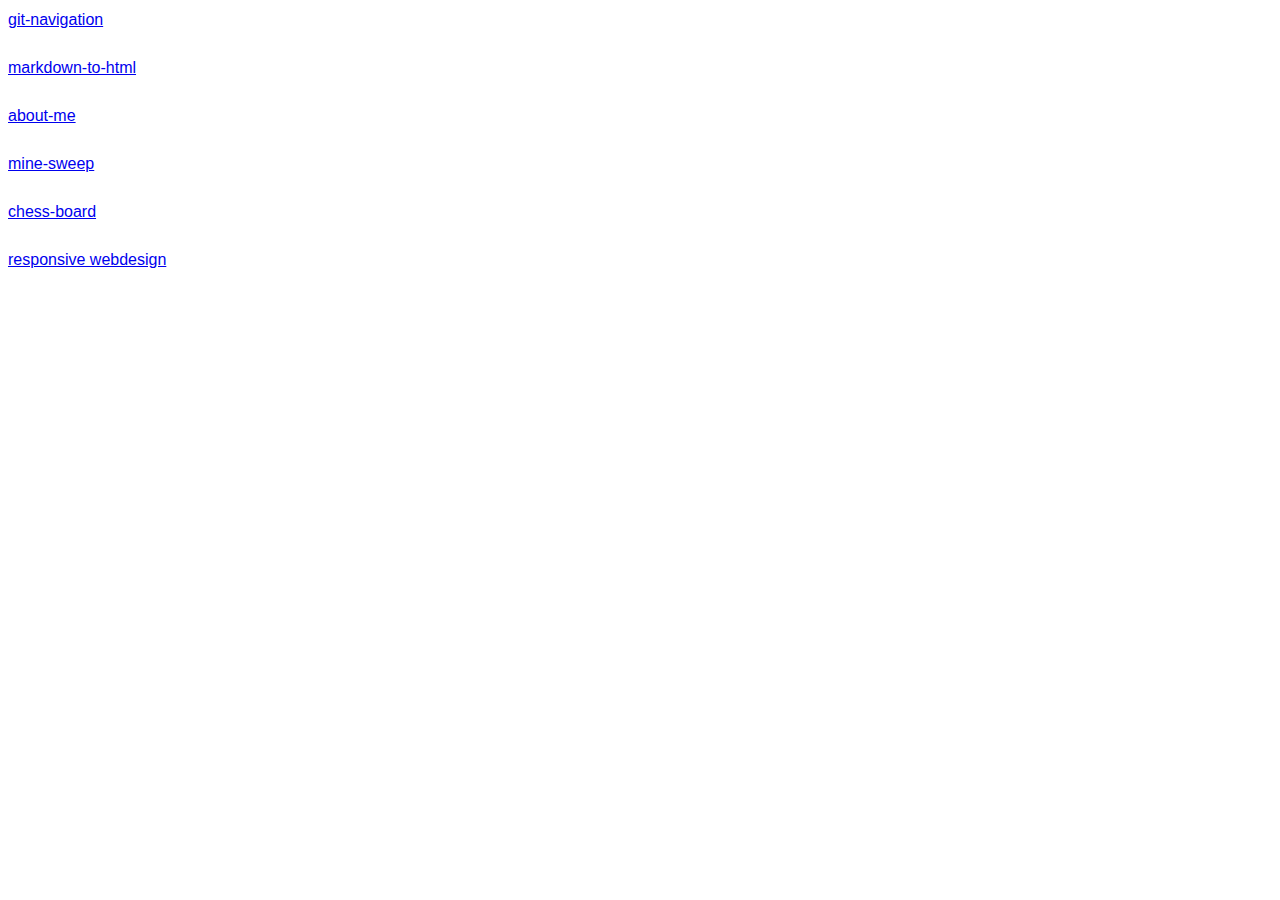
<file: index.html>
<!DOCTYPE html>
<html lang="en">
<head>
    <meta charset="UTF-8">
    <meta name="viewport" content="width=device-width, initial-scale=1.0">
    <meta http-equiv="X-UA-Compatible" content="ie=edge">
    <title>Document</title>
    <link  rel="stylesheet" href="resources/style.css">
</head>
<header>
<body>
<div class="wrapper">
    <div class="test">
        <a href="https://simonskajetan.github.io./learning-markup/exercises/index.html">git-navigation</a> <br> <br>
        <a href="https://simonskajetan.github.io/learning-markup/exercises/1.html/2.markdown-to-html">markdown-to-html</a> <br> <br>
        <a href=" https://simonskajetan.github.io/learning-markup/about-me">about-me</a> <br> <br>
        <a href="https://simonskajetan.github.io/learning-markup/flexbox/">mine-sweep</a> <br> <br>
        <a href="https://simonskajetan.github.io/learning-markup/grid-chessboard/">chess-board</a> <br> <br>
        <a href="https://simonskajetan.github.io/learning-markup/4. responsive webdesign">responsive webdesign</a> <br>
        <!-- <a href="#"></a> <br>
        <a href="#"></a> <br>
        <a href="#"></a> <br>
        <a href="#"></a> <br>
        <a href="#"></a> <br>
        <a href="#"></a> <br> -->
    </div>
</div>
</body>
</html>
</file>
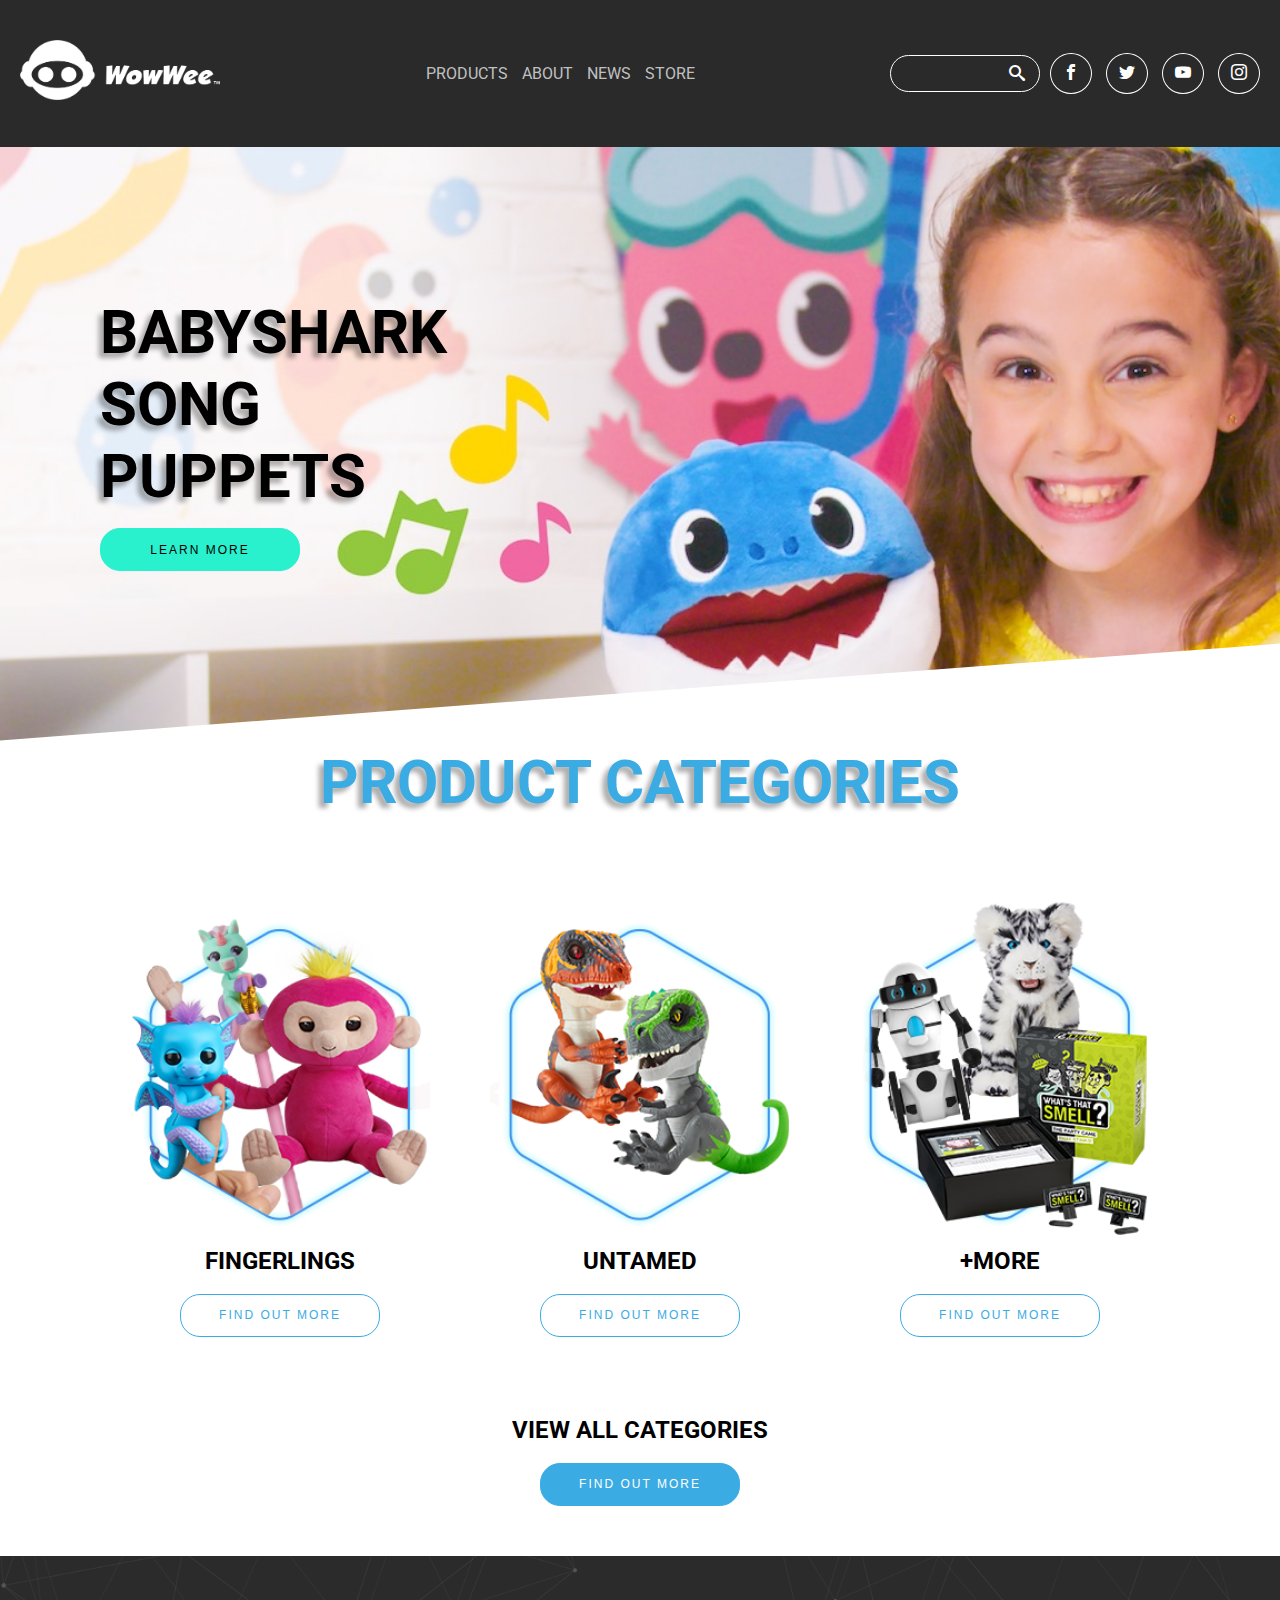
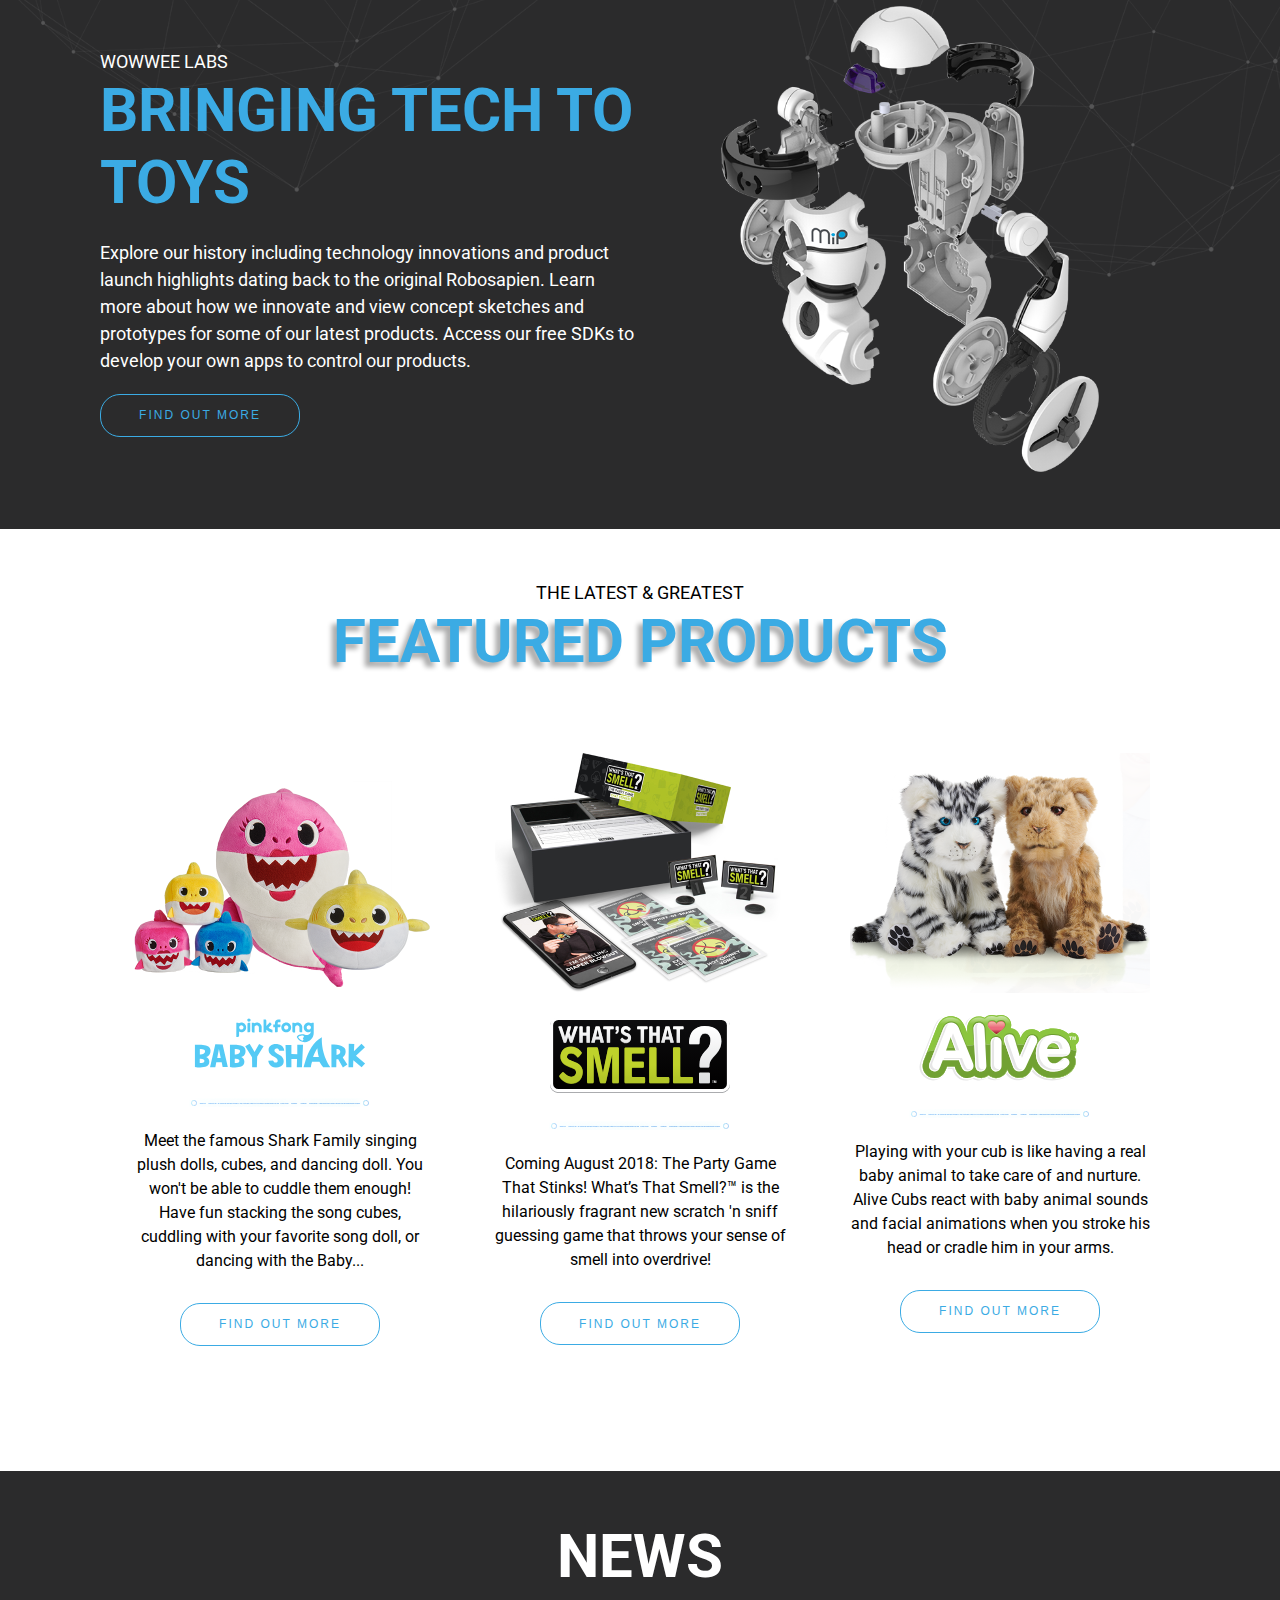
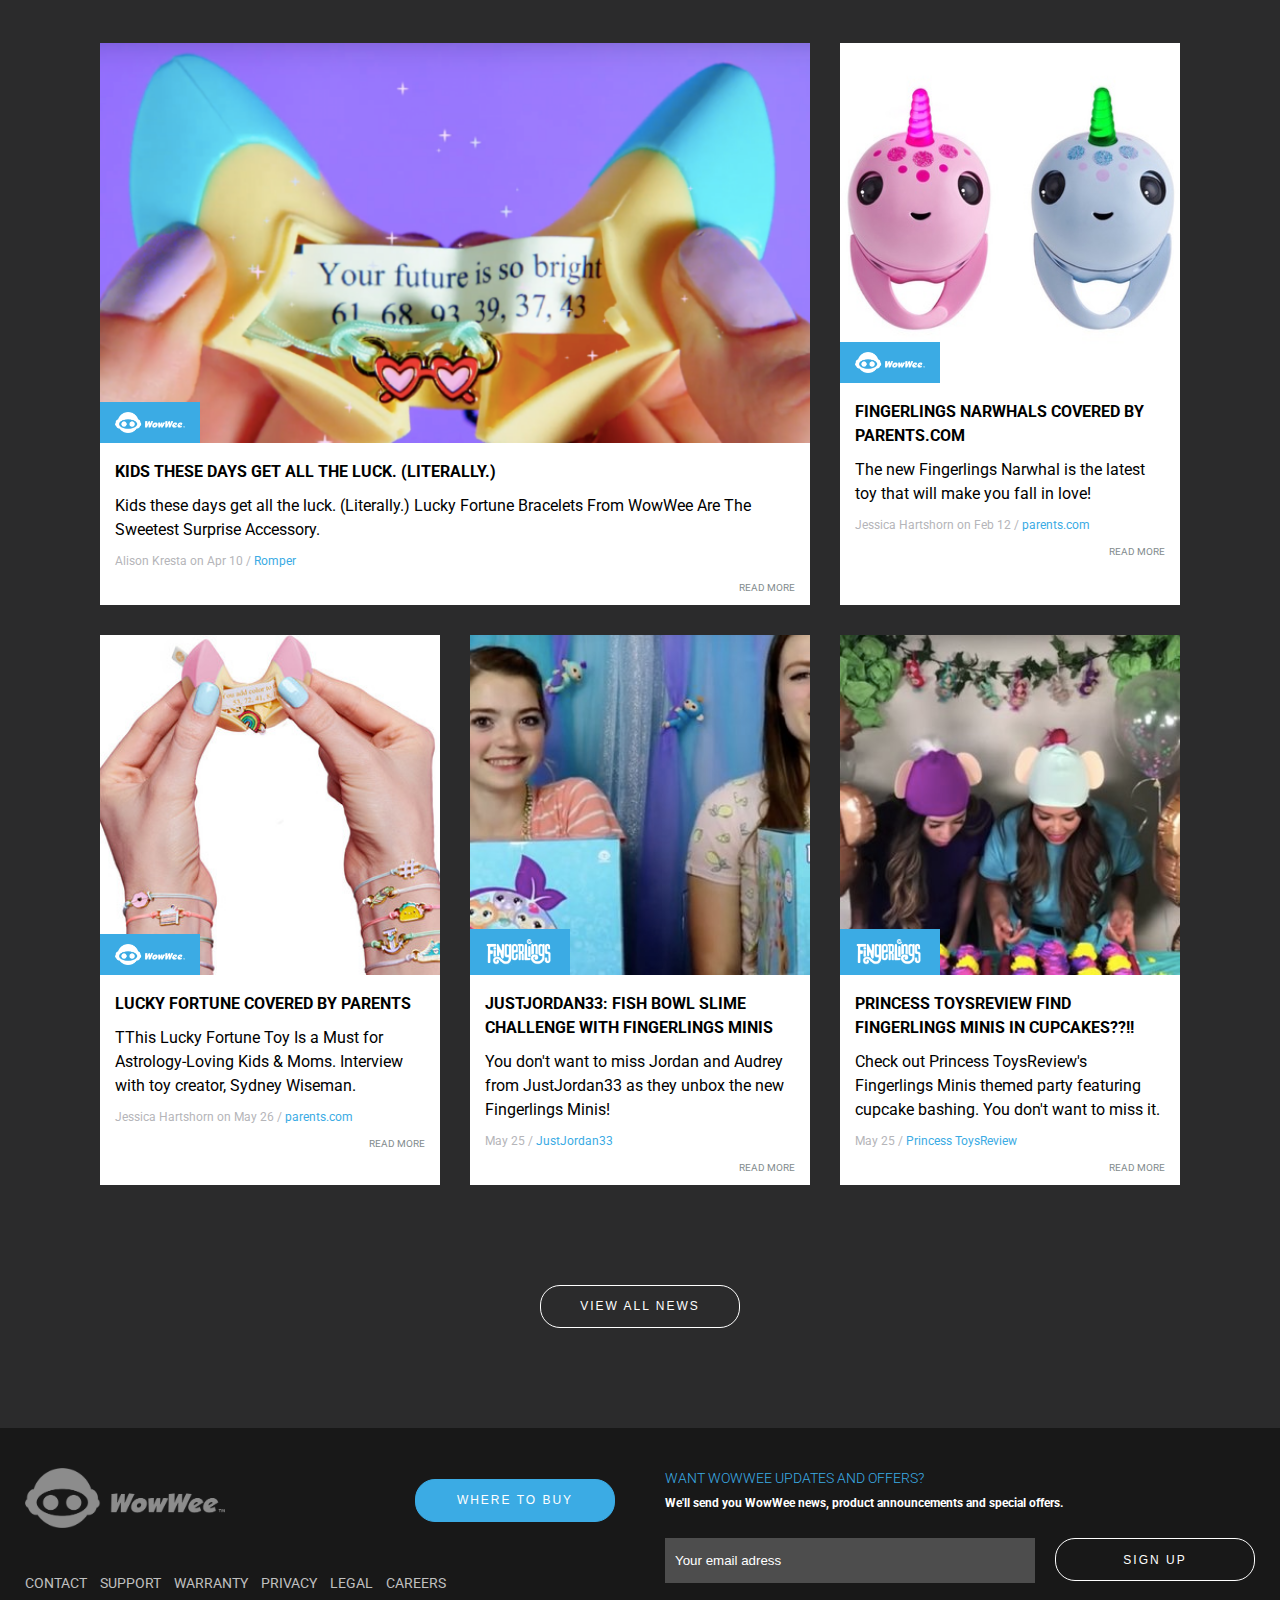
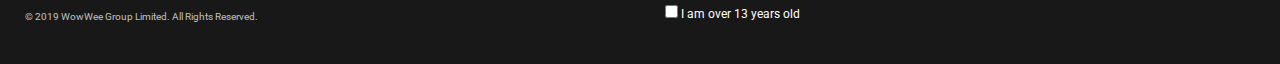
<file: 4. responsive webdesign/index.html>
<!DOCTYPE HTML>
<html lang="en">
<head>
    <meta charset="utf-8">
    <meta name="author" content="aldopolojr, Kajetan">
    <meta name="viewport" content="width=device-width, initial-scale=1.0">
    <link rel="stylesheet" href="res/css/style.css">
    <title>WowWee® - Astonishing Imagination</title>
</head>

<body>
    
    <header class="header">
        
        <div id="header--logo" class="header-item">
            <a href="index.html"><img src="res/img/logo-white.png" alt="The logo of WowWee"></a>
        </div>
        
        <div id="header--menu-toggle" class="header-item">
            <a id="menu-toggle"><i class="icon icon-menu"></i></a>
        </div>
        
        <div id="header--menu" class="header-item">
        
            <div class="header--menu-container">
                
                <div id="header--nav" class="header--menu-container-item">
                    <nav class="nav">
                        <ul>
                            <li><a href="#">Products</a></li>
                            <li><a href="#">About</a></li>
                            <li><a href="#">News</a></li>
                            <li><a href="#">Store</a></li>
                        </ul>
                    </nav>
                </div><!-- #header--nav -->
                
                <div id="header--search" class="header--menu-container-item">
                    <input type="search" name="search">
                    <i class="icon icon-search"></i>
                </div><!-- #header--search -->
                
                <div id="header--links" class="header--menu-container-item">
                    <a href="#"><i class="icon icon-facebook"></i></a>
                    <a href="#"><i class="icon icon-twitter"></i></a>
                    <a href="#"><i class="icon icon-youtube"></i></a>
                    <a href="#"><i class="icon icon-instagram"></i></a>
                </div><!-- #header--links -->
                
            </div><!-- header--menu-container -->
    
        </div><!-- #header--menu -->
    
    </header>
    
    <main>
        
        <section class="babyshark">
            <div class="container">
             <h1>Babyshark song puppets</h1>
             <button class="button btnColor5">learn more</button>
            </div><!-- container -->
        </section>
        
        <section class="products">
            <div class="container">
                <h1>Product categories</h1>
                
                <div class="products--container">
                    
                    <div class="products--container-item">
                        <a href="#"><img src="res/img/product.png" alt="Fingerlings puppets"></a>
                        <div class="product--txt">Fingerlings</div>
                        <button class="button btnColor1">Find out more</button>
                    </div>
                    
                    <div class="products--container-item">
                        <a href="#"><img src="res/img/product2.png" alt="Untamed puppets"></a>
                        <div class="product--txt">Untamed</div>
                        <button class="button btnColor1">Find out more</button>
                    </div>
                    
                    <div class="products--container-item">
                        <a href="#"><img src="res/img/product3.png" alt="+More puppets"></a>
                        <div class="product--txt">+More</div>
                        <button class="button btnColor1">Find out more</button>
                    </div>
                    
                </div><!-- products--container -->
                
                <div class="product--txt">View all categories</div>
                <button class="button btnColor3">Find out more</button>
                
            </div><!-- container -->
        </section>
        
        <section class="about">
            <div class="container">

                <div class="about--container">

                    <div id="about--info" class="about--container-item">
                        <div class="about--labs">WowWee labs</div>
                        <h1>Bringing tech to toys</h1>
                        <p>Explore our history including technology innovations and product launch highlights dating back to the original Robosapien. Learn more about how we innovate and view concept sketches and prototypes for some of our latest products. Access our free SDKs to develop your own apps to control our products.</p>
                        <button class="button btnColor4">Find out more</button>
                    </div>

                    <div id="about--img" class="about--container-item">
                        <img src="res/img/about.png" alt="Robot from WowWee lab">
                    </div>

                </div><!-- about--container -->

            </div><!-- container -->
        </section>
        
        <section class="featured">
            <div class="container">
                <div class="featured--txt">The latest &amp; greatest</div>
                <h1>Featured products</h1>
                
                <div class="featured--container">
                    
                    <div class="featured--container-item">
                        <img class="featured--toy" src="res/img/featured2.png" alt="Toys babyshark">
                        <img class="featured--logo" src="res/img/featured-logo2.svg" alt="Logo babyshark">
                        <img class="featured--splitter" src="res/img/splitter.png" alt="Splitter image">
                        <p>Meet the famous Shark Family singing plush dolls, cubes, and dancing doll. You won't be able to cuddle them enough! Have fun stacking the song cubes, cuddling with your favorite song doll, or dancing with the Baby...</p>
                        <button class="button btnColor1">Find out more</button>
                    </div>
                    
                    <div class="featured--container-item">
                        <img class="featured--toy" src="res/img/featured.jpg" alt="Toys what's that smell">
                        <img class="featured--logo" src="res/img/featured-logo.svg" alt="Logo what's that smell">
                        <img class="featured--splitter" src="res/img/splitter.png" alt="Splitter image">
                        <p>Coming August 2018: The Party Game That Stinks! What’s That Smell?™ is the hilariously fragrant new scratch 'n sniff guessing game that throws your sense of smell into overdrive!</p>
                        <button class="button btnColor1">Find out more</button>
                    </div>
                    
                    <div class="featured--container-item">
                        <img class="featured--toy" src="res/img/featured3.png" alt="Toys alive">
                        <img class="featured--logo" src="res/img/featured-logo3.svg" alt="Logo alive">
                        <img class="featured--splitter" src="res/img/splitter.png" alt="Splitter image">
                        <p>Playing with your cub is like having a real baby animal to take care of and nurture. Alive Cubs react with baby animal sounds and facial animations when you stroke his head or cradle him in your arms.</p>
                        <button class="button btnColor1">Find out more</button>
                    </div>
                    
                </div>
                
                
            </div><!-- container -->
        </section>
        
        <section class="news">
            <div class="container">
                <h1>News</h1>

                <div class="news--container">

                    <div id="news--item1" class="news--container-item">
                        <div class="news--item-container">

                            <a href="#">
                                <div class="news--item-img-container">
                                    <img class="newsImage" src="res/img/news.png" alt="Lucky Fortune Bracelets From WowWee">
                                    <img class="newsLogo" src="res/img/logo-white.png" alt="Logo from WowWee">
                                </div>
                            </a>

                            <p class="news--item-title">Kids these days get all the luck. (literally.)</p>
                            <p class="news--item-txt">Kids these days get all the luck. (Literally.) Lucky Fortune Bracelets From WowWee Are The Sweetest Surprise Accessory.</p>
                            <p class="news--item-author">Alison Kresta on Apr 10 / <a href="#">Romper</a></p>
                            <p class="news--item-rm"><a href="#">Read more</a></p>

                        </div><!-- news--item-container -->
                    </div><!-- news--item1 -->

                    <div id="news--item2" class="news--container-item">
                        <div class="news--item-container">

                            <a href="#">
                                <div class="news--item-img-container">
                                    <img class="newsImage" src="res/img/news2.jpg" alt="Fingerlings narwhals covered by parents.com">
                                    <img class="newsLogo" src="res/img/logo-white.png" alt="Logo from WowWee">
                                </div>
                            </a>

                            <p class="news--item-title">Fingerlings narwhals covered by parents.com</p>
                            <p class="news--item-txt">The new Fingerlings Narwhal is the latest toy that will make you fall in love!</p>
                            <p class="news--item-author">Jessica Hartshorn on Feb 12 / <a href="#">parents.com</a></p>
                            <p class="news--item-rm"><a href="#">Read more </a></p>

                        </div><!-- news--item-container -->
                    </div><!-- news--item2 -->

                    <div id="news--item3" class="news--container-item">
                        <div class="news--item-container">

                            <a href="#">
                                <div class="news--item-img-container">
                                    <img class="newsImage" src="res/img/news3.jpg" alt="Fingerlings narwhals covered by parents.com">
                                    <img class="newsLogo" src="res/img/logo-white.png" alt="Logo from WowWee">
                                </div>
                            </a>

                            <p class="news--item-title">Lucky fortune covered by parents</p>
                            <p class="news--item-txt">TThis Lucky Fortune Toy Is a Must for Astrology-Loving Kids & Moms. Interview with toy creator, Sydney Wiseman.</p>
                            <p class="news--item-author">Jessica Hartshorn on May 26 / <a href="#">parents.com</a></p>
                            <p class="news--item-rm"><a href="#">Read more</a></p>

                        </div><!-- news--item-container -->
                    </div><!-- news--item3 -->

                    <div id="news--item4" class="news--container-item">
                        <div class="news--item-container">

                            <a href="#">
                                <div class="news--item-img-container">
                                    <img class="newsImage" src="res/img/news4.jpg" alt="Fingerlings Minis">
                                    <img class="newsLogo" src="res/img/logo-fingerlings.png" alt="Logo from Fingerlings">
                                </div>
                            </a>

                            <p class="news--item-title">justjordan33: fish bowl slime challenge with fingerlings minis</p>
                            <p class="news--item-txt">You don't want to miss Jordan and Audrey from JustJordan33 as they unbox the new Fingerlings Minis!</p>
                            <p class="news--item-author">May 25 / <a href="#">JustJordan33</a></p>
                            <p class="news--item-rm"><a href="#">Read more</a></p>

                        </div><!-- news--item-container -->
                    </div><!-- news--item4 -->

                    <div id="news--item5" class="news--container-item">
                            <div class="news--item-container">
    
                                <a href="#">
                                    <div class="news--item-img-container">
                                        <img class="newsImage" src="res/img/news5.jpg" alt="Fingerlings Minis">
                                        <img class="newsLogo" src="res/img/logo-fingerlings.png" alt="Logo from Fingerlings">
                                    </div>
                                </a>
    
                                <p class="news--item-title">Princess toysreview find fingerlings minis in cupcakes??!!</p>
                                <p class="news--item-txt">Check out Princess ToysReview's Fingerlings Minis themed party featuring cupcake bashing. You don't want to miss it.</p>
                                <p class="news--item-author">May 25 / <a href="#">Princess ToysReview</a></p>
                                <p class="news--item-rm"><a href="#">Read more</a></p>
    
                            </div><!-- news--item-container -->
                        </div><!-- news--item5 -->

                </div>

                <button class="button btnColor2">View all news</button>

            </div><!-- container -->
        </section>
                
    </main>
    
    <footer class="footer">
        
        <div id="footer--newsletter" class="footer-item">
            
            <div id="footer--newsletter-text" class="footer--newsletter-item">
                <h3>Want WowWee updates and offers?</h3>
                <p>We'll send you WowWee news, product announcements and special offers.</p>
            </div>
            
            <div id="footer--newsletter-input" class="footer--newsletter-item">
                <input type="text" name="email-newsletter" placeholder="Your email adress">
            </div>
            
            <div id="footer--newsletter-button" class="footer--newsletter-item">
                <input class="button btnColor2" type="button" value="sign up">
            </div>
            
            <div id="footer--newsletter-check" class="footer--newsletter-item">
                <input type="checkbox" name="check-newsletter">
                <span>I am over 13 years old</span>
            </div>
        </div><!-- footer--newsletter -->
        
        <div id="footer--links" class="footer-item">
            
            <div id="footer--links-logo" class="footer--links-item">
                <a href="index.html"><img src="res/img/logo-gray.png" alt="The logo of WowWee"></a>
            </div>
            
            <div id="footer--links-button" class="footer--links-item">
                <button class="button btnColor3">Where to buy</button>
            </div>
            
            <div id="footer--links-nav" class="footer--links-item">
                <nav class="nav">
                    <ul>
                        <li><a href="#">Contact</a></li>
                        <li><a href="#">Support</a></li>
                        <li><a href="#">Warranty</a></li>
                        <li><a href="#">Privacy</a></li>
                        <li><a href="#">Legal</a></li>
                        <li><a href="#">Careers</a></li>
                    </ul>
                </nav>
            </div>
            
            <div id="footer--links-copy" class="footer--links-item">
                <p class="copyright">© 2019 WowWee Group Limited. All Rights Reserved.</p>
            </div>
            
        </div><!-- footer--links -->
        
    </footer>
    
    <!-- JAVASCRIPT -->
    <script src="https://ajax.googleapis.com/ajax/libs/jquery/3.4.1/jquery.min.js"></script>
    <script src="res/js/menu-toggle.js"></script>
    <script src="res/js/scroll-header.js"></script>
</body>
</html>
</file>
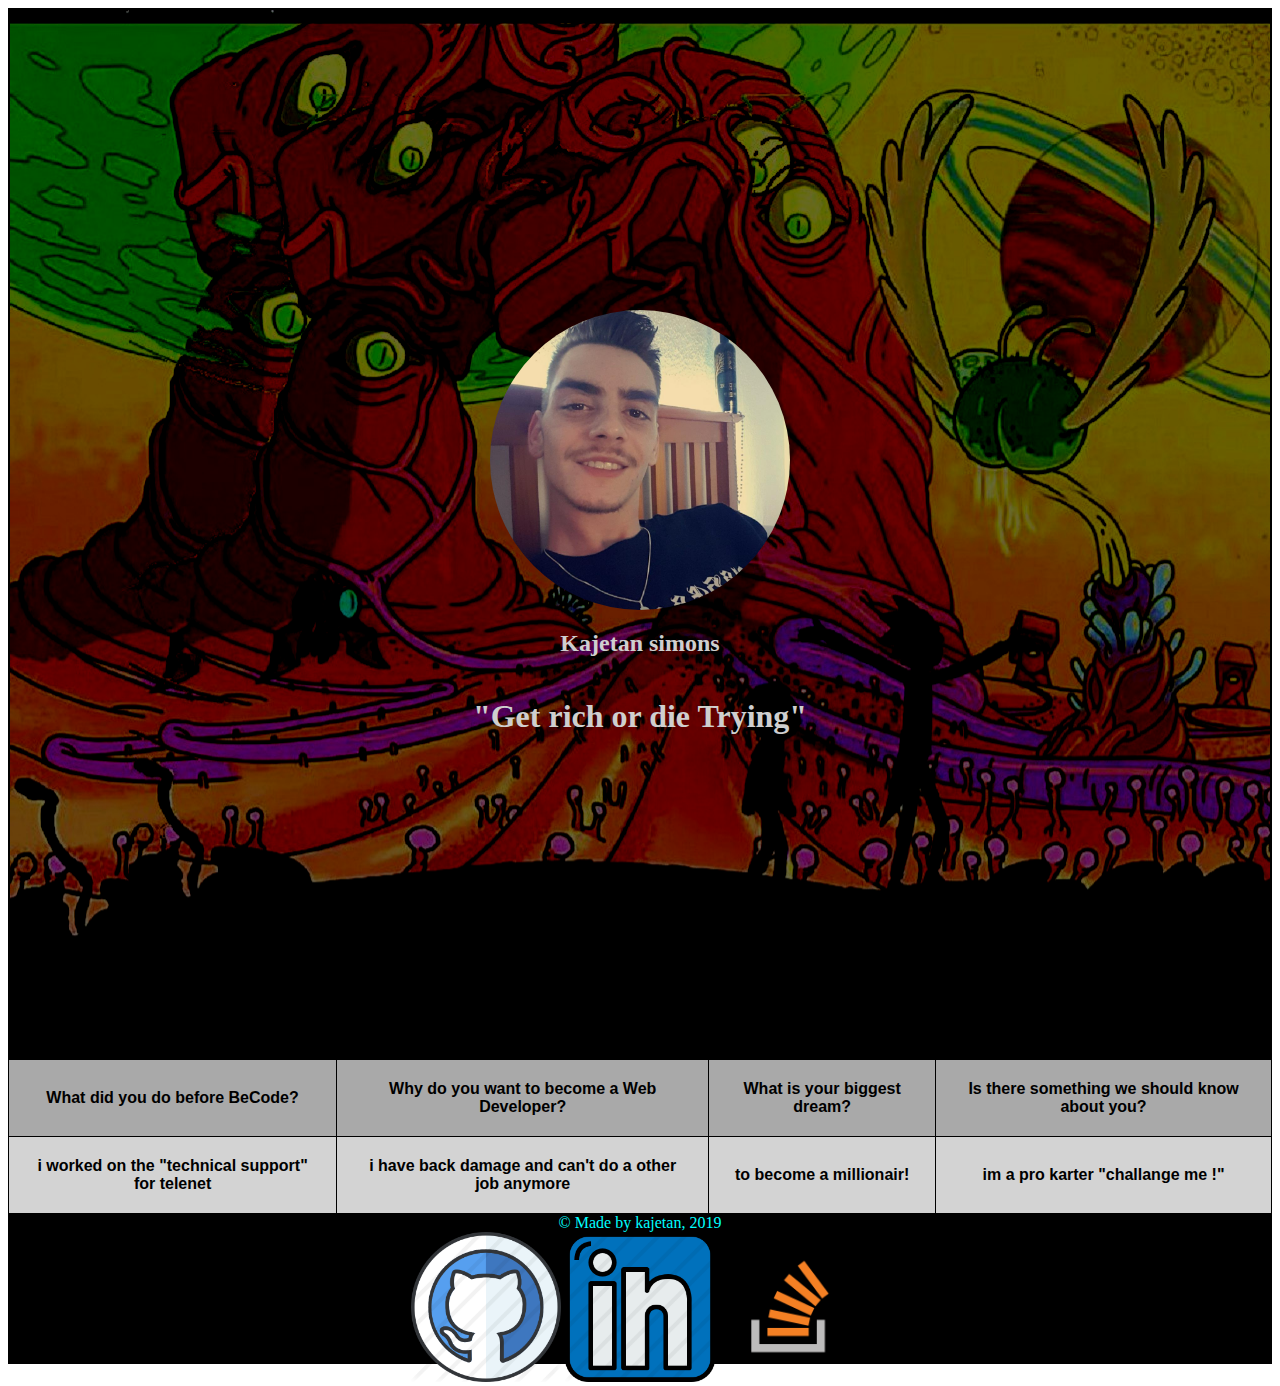
<file: about-me/index.html>
<!DOCTYPE html>
<html>
<head>
<link rel="stylesheet" href="resources/style.css" type="text/css">      
<meta charset="utf-8">
<meta http-equiv="X-UA-Compatible" content="IE=edge,chrome=1">
<meta name="description" content="">
<meta name="viewport" content="width=device-width, initial-scale=1">
</head>
<body>
<div class="flex-container">
    <header>
 <div id="img-wrap">
         
     <img src="resources/kajetan.jpg" alt="logo" class="me">

    
</div>
        <h2>Kajetan simons</h2>
        <h1>"Get rich or die Trying"</h1>
         
</header>
</div>



<table>
        
        <tr>
        <tr>
        <td class="question">What did you do before BeCode?</td>
        <td class="question">Why do you want to become a Web Developer?</td>
        <td class="question">What is your biggest dream?</td>
        <td class="question">Is there something we should know about you?</td>
        <tr>
        </tr>
        <td class="bgc">i worked on the "technical support" for telenet</td>
        <td class="bgc">i have back damage and can't do a other job anymore</td>
        <td class="bgc">to become a millionair!</td>
        <td class="bgc"> im a pro karter "challange me !"</td>
        <tr>
        </tr>
    


    </table>

    <footer class="myfooter">
            <footer>
                    © Made by kajetan, 2019
                    <div id = "social-img">
                      <a href="https://github.com/simonskajetan/learning-markup"><img src="resources/github.png" width="150px" height="150px"></a> <a href="https://www.linkedin.com/in/kajetan-simons-b58512192/"><img src="resources/linkedin.png" width="150px" height="150px"></a> <a href="https://stackoverflow.com/"><img src="resources/stackoverflow.png.png" width="150px" height="150px"></a>
                    </div>
                  </footer>
       
    </footer>
   
 
</body>
</html>
</file>
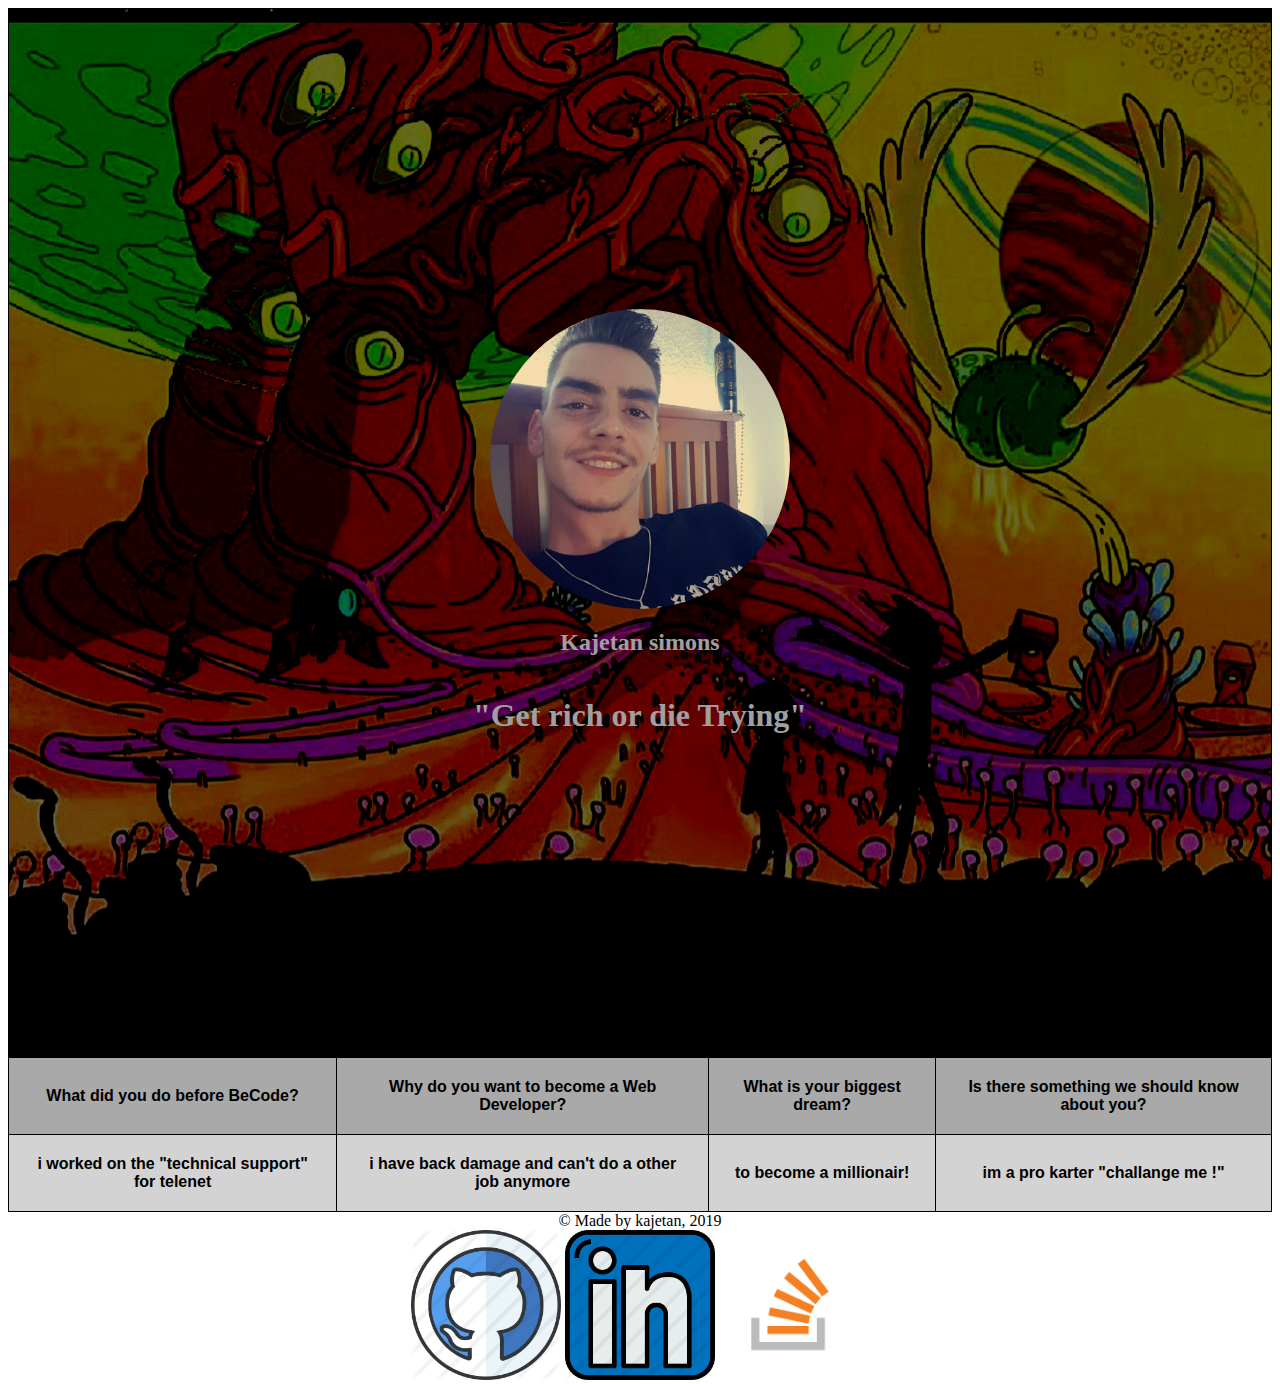
<file: css taak/index.html>
<!DOCTYPE html>
<html>
<head>
</head> 
<body>
<link rel="stylesheet" href="style.css" type="text/css">
<div class="flex-container">
    <header>
 <div id="img-wrap">
         
     <img src="kajetan.jpg" alt="logo" class="me">

    
</div>
        <h2>Kajetan simons</h2>
        <h1>"Get rich or die Trying"</h1>
         
</header>
</div>



<table>
        
        <tr>
        <tr>
        <td class="question">What did you do before BeCode?</td>
        <td class="question">Why do you want to become a Web Developer?</td>
        <td class="question">What is your biggest dream?</td>
        <td class="question">Is there something we should know about you?</td>
        <tr>
        </tr>
        <td class="bgc">i worked on the "technical support" for telenet</td>
        <td class="bgc">i have back damage and can't do a other job anymore</td>
        <td class="bgc">to become a millionair!</td>
        <td class="bgc"> im a pro karter "challange me !"</td>
        <tr>
        </tr>
    


    </table>

    <footer class="myfooter">
            <footer>
                    © Made by kajetan, 2019
                    <div id = "social-img">
                      <a href="https://github.com/simonskajetan/learning-markup"><img src="github.png" width="150px" height="150px"></a> <a href="https://www.linkedin.com/in/kajetan-simons-b58512192/"><img src="linkedin.png" width="150px" height="150px"></a> <a href="https://stackoverflow.com/"><img src="stackoverflow.png.png" width="150px" height="150px"></a>
                    </div>
                  </footer>
       
    </footer>
   
 
</body>
</html>
</file>
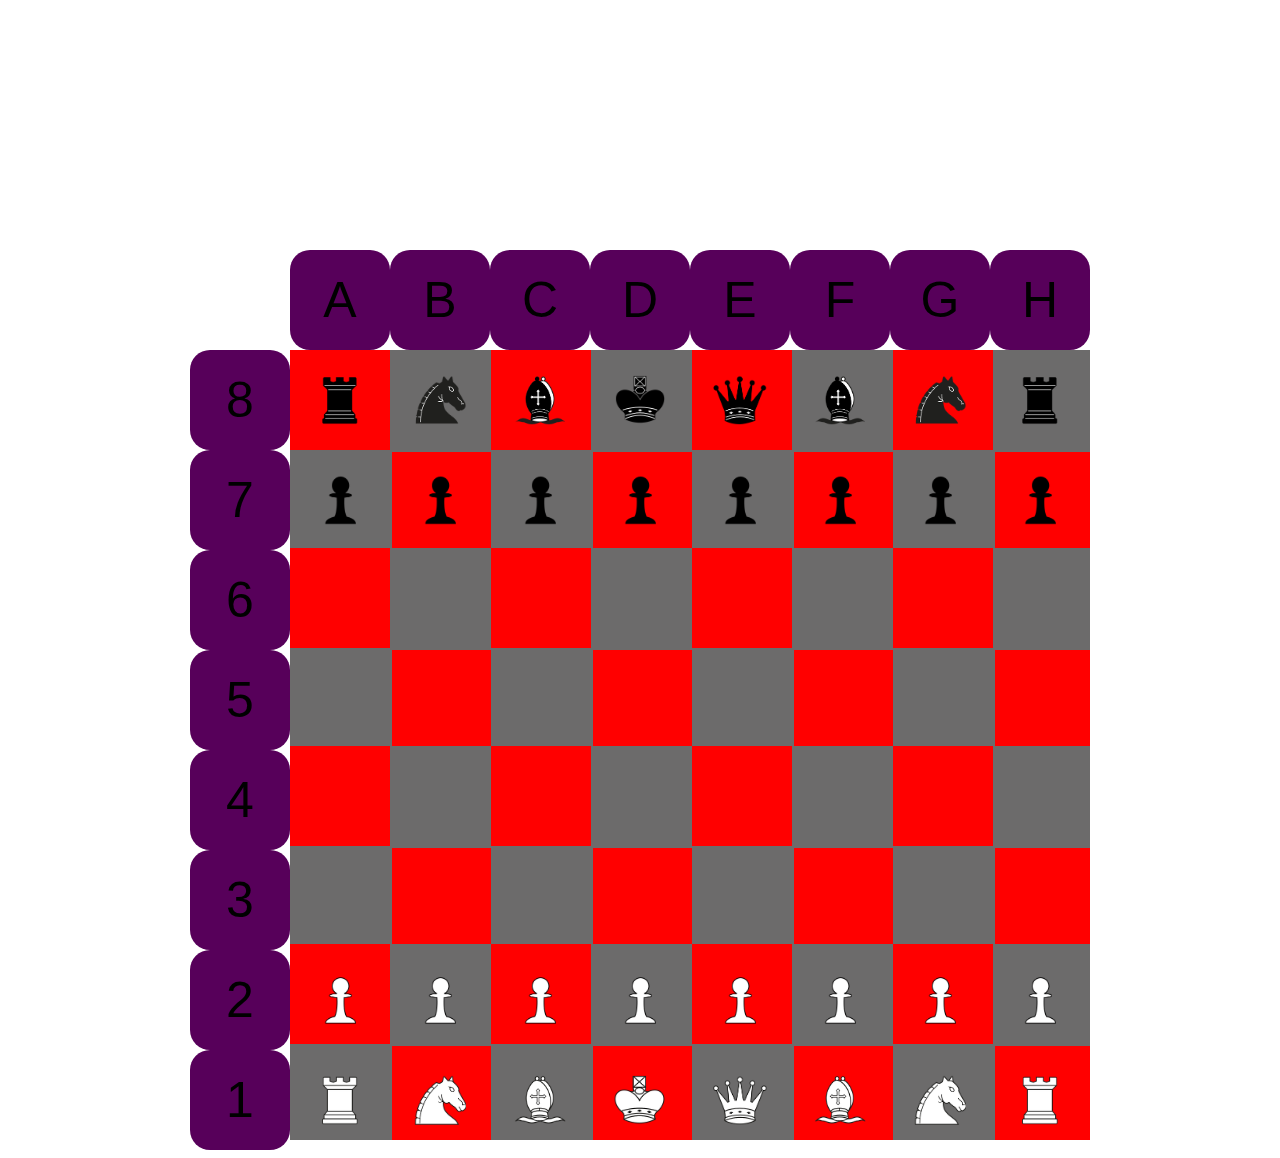
<file: grid-chessboard/index.html>
<!DOCTYPE html>
<html lang="en">
<head>
    <meta charset="UTF-8">
    <meta name="viewport" content="width=device-width, initial-scale=1.0">
    <meta http-equiv="X-UA-Compatible" content="ie=edge">
    <title>Document</title>
    <link  rel="stylesheet" href="style.css">
</head>
<body class="chess">
       <div class="container">
    <div class="gbchess"></div>

    <div class="A">A</div>
    <div class="B">B</div>
    <div class="C">C</div>
    <div class="D">D</div>
    <div class="E">E</div>
    <div class="F">F</div>
    <div class="G">G</div>
    <div class="H">H</div>

    <div class="black-rook"><img src="chess-pieces/black-rook.png"></div>
    <div class="black-horse"><img src="chess-pieces/black-horse.png"></div>
    <div class="black-bishop"><img src="chess-pieces/black-bishop.png"></div>
    <div class="black-qeeun"><img src="chess-pieces/black-queen.png"></div>
    <div class="black-king"><img src="chess-pieces/black-king.png"></div>
    <div class="black-bishop2"><img src="chess-pieces/black-bishop.png"></div>
    <div class="black-horse2"><img src="chess-pieces/black-horse.png"></div>
    <div class="black-rook2"><img src="chess-pieces/black-rook.png"></div>

    <div class="white-rook"><img src="chess-pieces/white-rook.png"></div>
    <div class="white-horse"><img src="chess-pieces/white-horse.png"></div>
    <div class="white-bishop"><img src="chess-pieces/white-bishop.png"></div>
    <div class="white-queen"><img src="chess-pieces/white-queen.png"></div>
    <div class="white-king"><img src="chess-pieces/white-king.png"></div>
    <div class="white-bishop2"><img src="chess-pieces/white-bishop.png"></div>
    <div class="white-horse2"><img src="chess-pieces/white-horse.png"></div>
    <div class="white-rook2"><img src="chess-pieces/white-rook.png"></div>

   
    <div class="one">1</div>
    <div class="two">2</div>
    <div class="three">3</div>
    <div class="four">4</div>
    <div class="five">5</div>
    <div class="six">6</div>
    <div class="seven">7</div>
    <div class="eight">8</div>

    <div class="white-pion1"><img src="chess-pieces/white-pion.png"></div>
    <div class="white-pion2"><img src="chess-pieces/white-pion.png"></div>
    <div class="white-pion3"><img src="chess-pieces/white-pion.png"></div>
    <div class="white-pion4"><img src="chess-pieces/white-pion.png"></div>
    <div class="white-pion5"><img src="chess-pieces/white-pion.png"></div>
    <div class="white-pion6"><img src="chess-pieces/white-pion.png"></div>
    <div class="white-pion7"><img src="chess-pieces/white-pion.png"></div>
    <div class="white-pion8"><img src="chess-pieces/white-pion.png"></div>

    <div class="black-pion1"><img src="chess-pieces/black-pion.png"></div>
    <div class="black-pion2"><img src="chess-pieces/black-pion.png"></div>
    <div class="black-pion3"><img src="chess-pieces/black-pion.png"></div>
    <div class="black-pion4"><img src="chess-pieces/black-pion.png"></div>
    <div class="black-pion5"><img src="chess-pieces/black-pion.png"></div>
    <div class="black-pion6"><img src="chess-pieces/black-pion.png"></div>
    <div class="black-pion7"><img src="chess-pieces/black-pion.png"></div>
    <div class="black-pion8"><img src="chess-pieces/black-pion.png"></div>


         
    

  
</body>
</html>
</file>
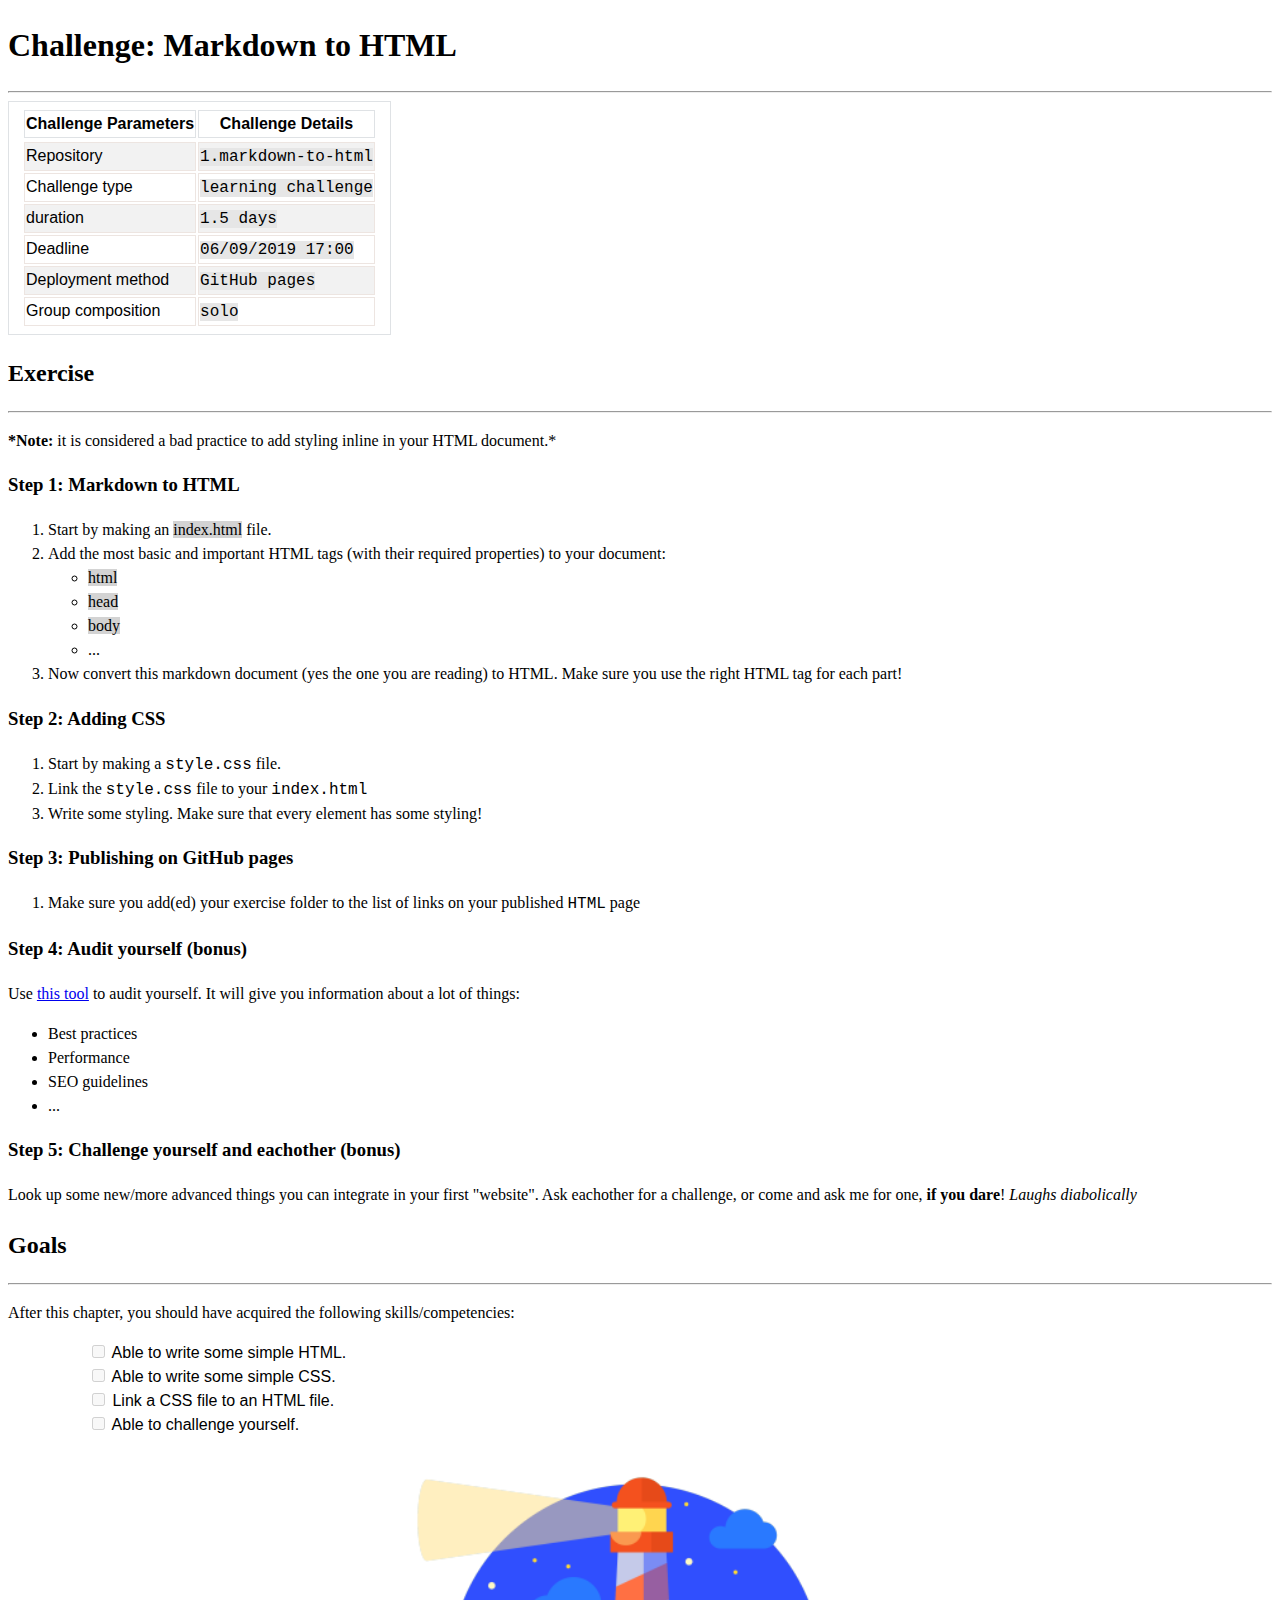
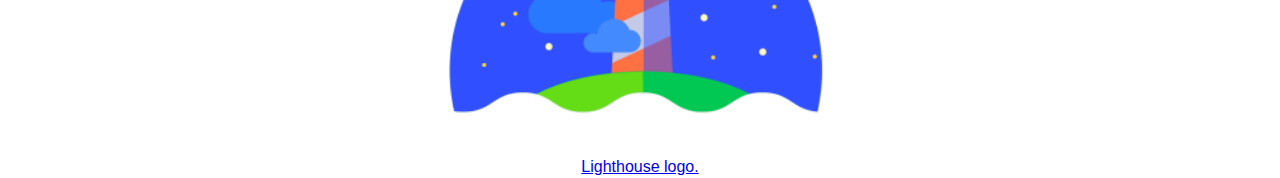
<file: exercises/1.html/2.markdown-to-html/index.html>
<!DOCTYPE html>
<html lang="en">
<head>
    <meta charset="UTF-8">
    <meta name="viewport" content="width=device-width, initial-scale=1.0">
    <meta http-equiv="X-UA-Compatible" content="ie=edge">
    <link rel="stylesheet" href="resources/style.css">
    <title>Document</title>
</head>
<body>
        <h1>Challenge: Markdown to HTML</h1>
        <hr>
    <table>
        <tr>
        <th>Challenge Parameters</th>
        <th>Challenge Details</th>
        </tr>
        <tr>
        <tr>
        <td>Repository</td>
        <td><span class="highlight">1.markdown-to-html</span></td>
        </tr>
        <tr>
        <td class="tdBackground">Challenge type</td>
        <td class="tdBackground"><span class="highlight">learning challenge</span></td>
        </tr>
        <tr>
        <td>duration</td>
        <td><span class="highlight">1.5 days</span></td>
        </tr>
        <tr>
         <td class="tdBackground">Deadline</td>
         <td class="tdBackground"><span class="highlight">06/09/2019 17:00</span></td>
        </tr>
        <tr>
        <td>Deployment method</td>
        <td><span class="highlight">GitHub pages</span></td>
        </tr>
        <tr>
        <td class="tdBackground">Group composition</td>
        <td class="tdBackground"><span class="highlight">solo</span></td>
        </tr>
    </table>
        <h2>Exercise</h2>
        <hr>
        <p><strong>*Note:</strong> it is considered a bad practice to add styling inline in your HTML document.*</p>
        <h3>Step 1: Markdown to HTML</h3>
        <ol>
        <li>Start by making an <span>index.html</span> file.</li>
        <li>Add the most basic and important HTML tags (with their required properties) to your document:<ul>
        <li><span>html</span></li>
        <li><span>head</span></li>
        <li><span>body</span></li>
        <li>...</li>
        </ul>
        </li>
        <li>Now convert this markdown document (yes the one you are reading) to HTML. Make sure you use the right HTML tag for each part!</li>
        </ol>
        <h3>Step 2: Adding CSS</h3>
        <ol>
        <li>Start by making a <code>style.css</code> file.</li>
        <li>Link the <code>style.css</code> file to your <code>index.html</code></li>
        <li>Write some styling. Make sure that every element has some styling!</li>
        </ol>
        <h3>Step 3: Publishing on GitHub pages</h3>
        <ol>
        <li>Make sure you add(ed) your exercise folder to the list of links on your published <code>HTML</code> page</li>
        </ol>
        <h3>Step 4: Audit yourself (bonus)</h3>
        <p>Use <a href="https://developers.google.com/web/tools/lighthouse/">this tool</a> to audit yourself. It will give you information about a lot of things:</p>
        <ul>
        <li>Best practices</li>
        <li>Performance</li>
        <li>SEO guidelines</li>
        <li>...</li>
        </ul>
        <h3>Step 5: Challenge yourself and eachother (bonus)</h3>
        <p>Look up some new/more advanced things you can integrate in your first &quot;website&quot;. Ask eachother for a challenge, or come and ask me for one, <strong>if you dare</strong>! <em>Laughs diabolically</em></p>
        <h2>Goals</h2>
        <hr>
        <p>After this chapter, you should have acquired the following skills/competencies:</p>
        <ul class="blocklist">

        <ul class="blocklist-item"><input id="" class= "checkbox" type="checkbox" disabled=""> Able to write some simple HTML.</ul>
        
        <ul class="blocklist-item"><input id="" class= "checkbox" type="checkbox" disabled=""> Able to write some simple CSS.</ul>
        
        <ul class="blocklist-item"><input id="" class= "checkbox" type="checkbox" disabled=""> Link a CSS file to an HTML file.</ul>
        
        <ul class="blocklist-item"><input id="" class= "checkbox" type="checkbox" disabled=""> Able to challenge yourself.</ul>
        
        </ul>
        <p id="abc">
                <img src="/lighthouse.png" alt="Lighthouse logo." style="max-width:100%;" width="40%"></a>
            </p>
       <div class="logo">
            <a href="https://github.com/becodeorg/GNK-Easley-1.17/blob/master/1.main-course/2.markup/1.html/2.markdown-to-html/assets/lighthouse.png">Lighthouse logo.</a>
        </div>
        
</body>
</html>
</file>
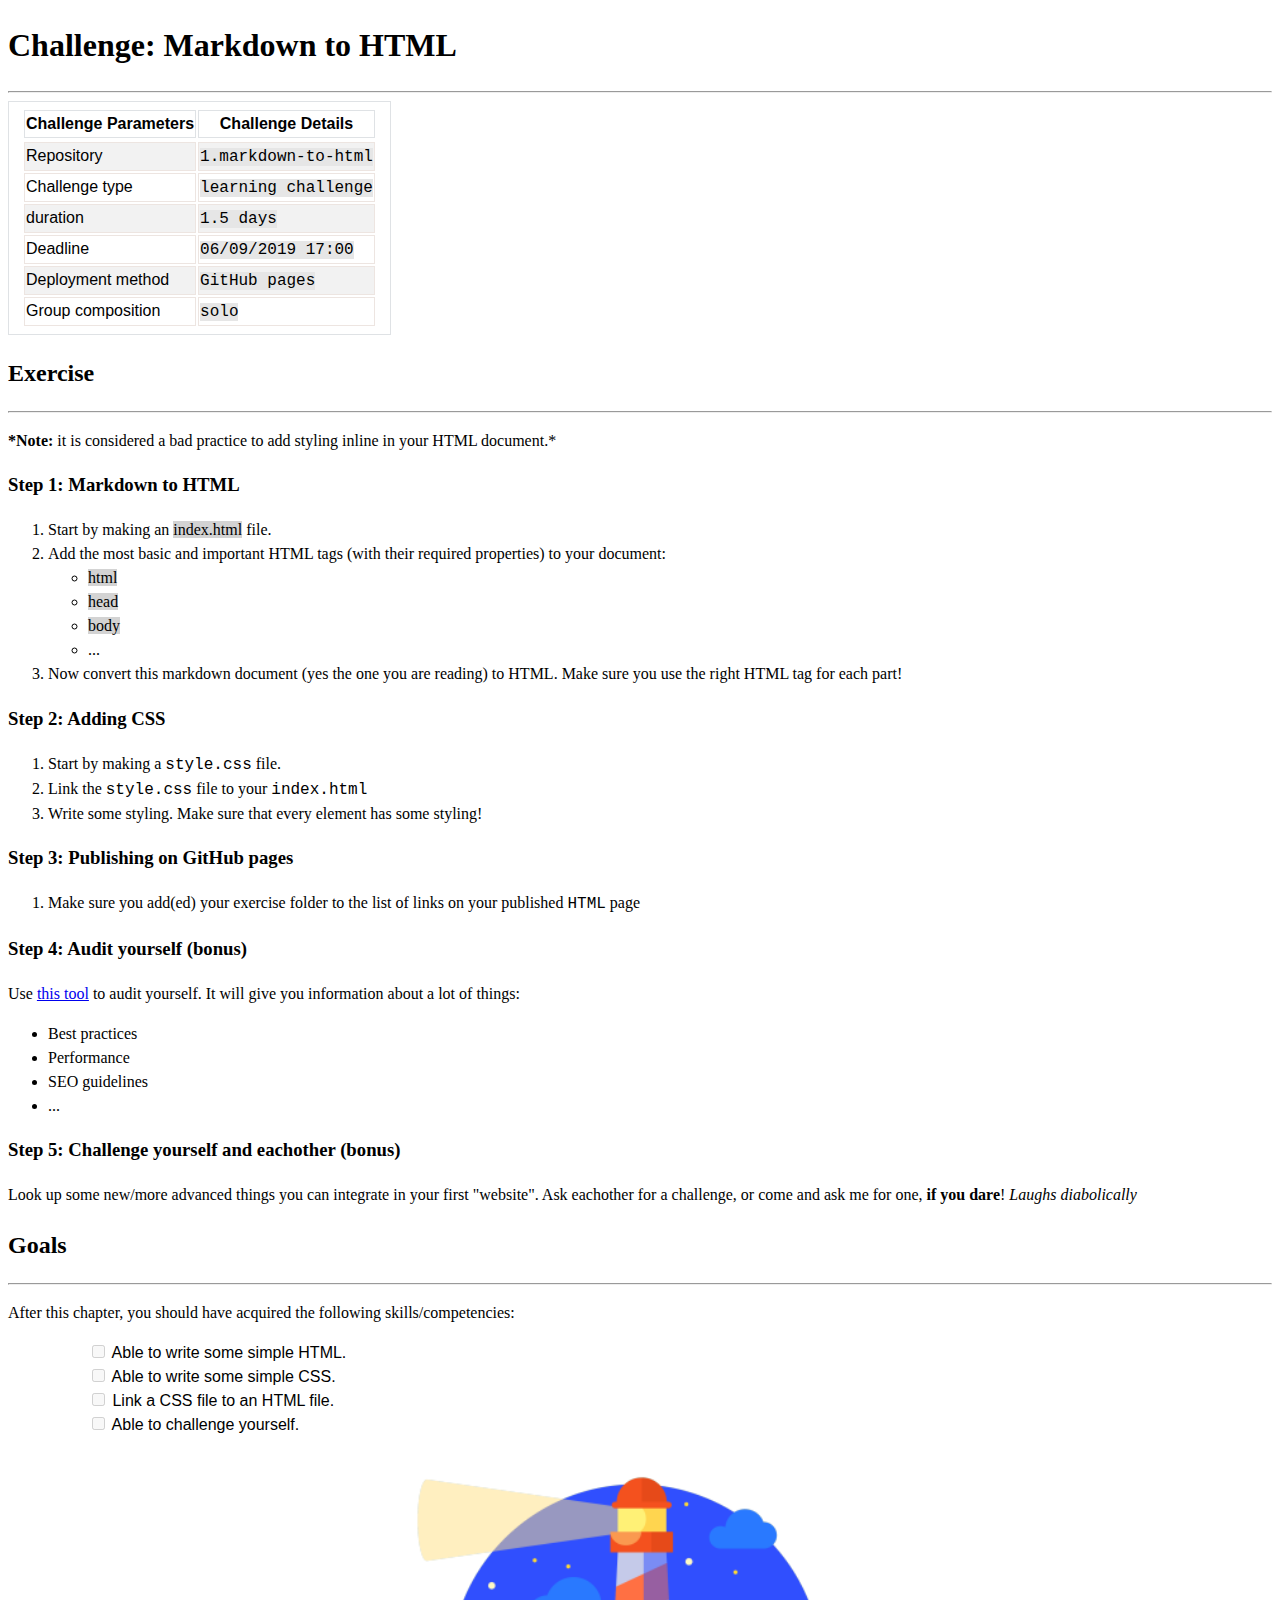
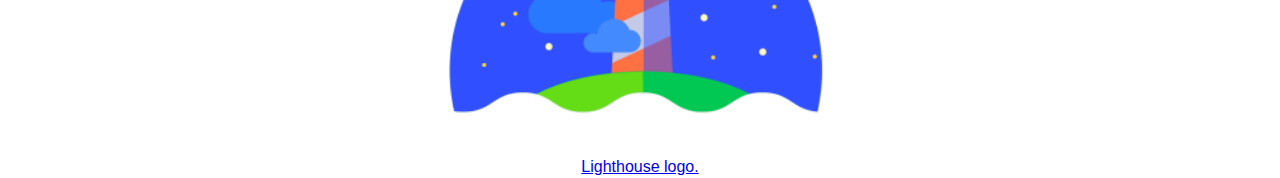
<file: exercises/chapter.1/ex2/index.html>
<!DOCTYPE html>
<html lang="en">
<head>
    <meta charset="UTF-8">
    <meta name="viewport" content="width=device-width, initial-scale=1.0">
    <meta http-equiv="X-UA-Compatible" content="ie=edge">
    <link rel="stylesheet" href="resources/style.css">
    <title>Document</title>
</head>
<body>
        <h1>Challenge: Markdown to HTML</h1>
        <hr>
    <table>
        <tr>
        <th>Challenge Parameters</th>
        <th>Challenge Details</th>
        </tr>
        <tr>
        <tr>
        <td>Repository</td>
        <td><span class="highlight">1.markdown-to-html</span></td>
        </tr>
        <tr>
        <td class="tdBackground">Challenge type</td>
        <td class="tdBackground"><span class="highlight">learning challenge</span></td>
        </tr>
        <tr>
        <td>duration</td>
        <td><span class="highlight">1.5 days</span></td>
        </tr>
        <tr>
         <td class="tdBackground">Deadline</td>
         <td class="tdBackground"><span class="highlight">06/09/2019 17:00</span></td>
        </tr>
        <tr>
        <td>Deployment method</td>
        <td><span class="highlight">GitHub pages</span></td>
        </tr>
        <tr>
        <td class="tdBackground">Group composition</td>
        <td class="tdBackground"><span class="highlight">solo</span></td>
        </tr>
    </table>
        <h2>Exercise</h2>
        <hr>
        <p><strong>*Note:</strong> it is considered a bad practice to add styling inline in your HTML document.*</p>
        <h3>Step 1: Markdown to HTML</h3>
        <ol>
        <li>Start by making an <span>index.html</span> file.</li>
        <li>Add the most basic and important HTML tags (with their required properties) to your document:<ul>
        <li><span>html</span></li>
        <li><span>head</span></li>
        <li><span>body</span></li>
        <li>...</li>
        </ul>
        </li>
        <li>Now convert this markdown document (yes the one you are reading) to HTML. Make sure you use the right HTML tag for each part!</li>
        </ol>
        <h3>Step 2: Adding CSS</h3>
        <ol>
        <li>Start by making a <code>style.css</code> file.</li>
        <li>Link the <code>style.css</code> file to your <code>index.html</code></li>
        <li>Write some styling. Make sure that every element has some styling!</li>
        </ol>
        <h3>Step 3: Publishing on GitHub pages</h3>
        <ol>
        <li>Make sure you add(ed) your exercise folder to the list of links on your published <code>HTML</code> page</li>
        </ol>
        <h3>Step 4: Audit yourself (bonus)</h3>
        <p>Use <a href="https://developers.google.com/web/tools/lighthouse/">this tool</a> to audit yourself. It will give you information about a lot of things:</p>
        <ul>
        <li>Best practices</li>
        <li>Performance</li>
        <li>SEO guidelines</li>
        <li>...</li>
        </ul>
        <h3>Step 5: Challenge yourself and eachother (bonus)</h3>
        <p>Look up some new/more advanced things you can integrate in your first &quot;website&quot;. Ask eachother for a challenge, or come and ask me for one, <strong>if you dare</strong>! <em>Laughs diabolically</em></p>
        <h2>Goals</h2>
        <hr>
        <p>After this chapter, you should have acquired the following skills/competencies:</p>
        <ul class="blocklist">

        <ul class="blocklist-item"><input id="" class= "checkbox" type="checkbox" disabled=""> Able to write some simple HTML.</ul>
        
        <ul class="blocklist-item"><input id="" class= "checkbox" type="checkbox" disabled=""> Able to write some simple CSS.</ul>
        
        <ul class="blocklist-item"><input id="" class= "checkbox" type="checkbox" disabled=""> Link a CSS file to an HTML file.</ul>
        
        <ul class="blocklist-item"><input id="" class= "checkbox" type="checkbox" disabled=""> Able to challenge yourself.</ul>
        
        </ul>
        <p id="abc">
                <img src="resources/lighthouse.png" alt="Lighthouse logo." style="max-width:100%;" width="40%"></a>
            </p>
       <div class="logo">
            <a href="https://github.com/becodeorg/GNK-Easley-1.17/blob/master/1.main-course/2.markup/1.html/2.markdown-to-html/assets/lighthouse.png">Lighthouse logo.</a>
        </div>
        
</body>
</html>
</file>
<file: resources/style.css>
table{padding: 6px 13px;    
border: 1px solid  #dfe2e5;}
th{border: 1px solid  #dfe2e5;}
td{
border: 1px solid  #dfe2e5;}
body {
        font-family: -apple-system,BlinkMacSystemFont,Segoe UI,Helvetica,Arial,sans-serif,Apple Color Emoji,Segoe UI Emoji,Segoe UI Symbol;
        font-size: 16px;
        line-height: 1.5;
        word-wrap: break-word;
}
/* TABLE HIGHLIGHTS */
.highlight {
    background-color: rgb(230, 230, 230);
    font-family: monospace;
    font-weight: 40;
}
h1,h2,h3,p,li{
    font-family: comic sans 
}
/* header cell*/
th{
    background-color: white;
}
td{
    border: 1px solid #ede5e1;
}
tr:nth-child(odd) {background-color: #f2f2f2;}

span{background-color: lightgray
}

#abc{
    display: flex;
    justify-content: center;
    align-content: center;
}

.logo{
    display: flex;
    justify-content: center;
    align-content: center;
}
</file>
<file: 4. responsive webdesign/res/css/style.css>
/************************************************************** FONTS */

@import url('https://fonts.googleapis.com/css?family=Roboto:300,400,400i,700&display=swap');

@font-face {
    font-family: 'icomoon';
    src:  url('../fonts/icomoon.eot?jna1s3');
    src:  url('../fonts/icomoon.eot?jna1s3#iefix') format('embedded-opentype'),
        url('../fonts/icomoon.ttf?jna1s3') format('truetype'),
        url('../fonts/icomoon.woff?jna1s3') format('woff'),
        url('../fonts/icomoon.svg?jna1s3#icomoon') format('svg');
    font-weight: normal;
    font-style: normal;
    font-display: block;
}

[class^="icon-"], [class*=" icon-"] {
    /* use !important to prevent issues with browser extensions that change fonts */
    font-family: 'icomoon' !important;
    speak: none;
    font-style: normal;
    font-weight: normal;
    font-variant: normal;
    text-transform: none;
    line-height: 1;

    /* Better Font Rendering =========== */
    -webkit-font-smoothing: antialiased;
    -moz-osx-font-smoothing: grayscale;
}

.icon-search:before {
    content: "\e986";
}
.icon-menu:before {
    content: "\e9bd";
}
.icon-cross:before {
    content: "\ea0f";
}
.icon-facebook:before {
    content: "\ea90";
}
.icon-instagram:before {
    content: "\ea92";
}
.icon-twitter:before {
    content: "\ea96";
}
.icon-youtube:before {
    content: "\ea9d";
}

/************************************************************** SETUP */

* {
    margin: 0;
    padding: 0;
}

html {
    background: #ffffff;
    color: #000000;
    font-family: 'Roboto', sans-serif;
    font-size: 16px;
    font-weight: normal;
    line-height: 1.5;
}

/************************************************************** ELEMENTS */

a {
    text-decoration: none;
}

nav ul {
    list-style: none;
}

/************************************************************** HEADINGS */

h1 {
    font-size: 32px;
    line-height: 1.2;
    text-transform: uppercase;
}

@media only screen and (min-width: 768px) {
    h1 {
        font-size: 50px;
    }
}

@media only screen and (min-width: 1000px) {
    h1 {
        font-size: 60px;
    }
}

/************************************************************** LAYOUT */

main {
    padding: 57px 0 0 0;
    transition: padding 0.25s ease-in-out;
    -o-transition: padding 0.25s ease-in-out;
    -ms-transition: padding 0.25s ease-in-out;
    -moz-transition: padding 0.25s ease-in-out;
    -webkit-transition: padding 0.25s ease-in-out;
}

.container {
    margin: 0 25px;
}

@media only screen and (min-width: 768px) {
    main {
        padding: 147px 0 0 0;
    }
    main.scroll {
        padding: 87px 0 0 0;
    }
    .container {
        margin: 0 100px;
    }
}

/************************************************************** REPEATING STYLES */
/* --------------------------------------------------------- REPEATING NAV */

.nav a {
    display: block;
    padding: 15px 0;
    color: #c0c0c0;
    font-size: 14px;
    text-transform: uppercase;
    border-top: 1px solid #c0c0c0;
    transition: color 0.25s ease-in;
    -o-transition: color 0.25s ease-in;
    -ms-transition: color 0.25s ease-in;
    -moz-transition: color 0.25s ease-in;
    -webkit-transition: color 0.25s ease-in;
}

.nav a:hover {
    color: #3babe4;
}

@media only screen and (min-width: 768px) {
    .nav li {
        display: inline-block;
    }
    .nav a {
        display: inline-block;
        margin: 0 10px 0 0;
        border: none;
    }
}

/* --------------------------------------------------------- REPEATING BUTTONS */

.button {
    display: inline-block;
    padding: 10px;
    width: 200px;
    height: 43px;
    box-sizing: border-box;
    text-align: center;
    font-size: 8px;
    text-transform: uppercase;
    letter-spacing: 2px;
    border-radius: 20px;
    cursor: pointer;
    transition: background 0.25s ease-in;
    -o-transition: background 0.25s ease-in;
    -ms-transition: background 0.25s ease-in;
    -moz-transition: background 0.25s ease-in;
    -webkit-transition: background 0.25s ease-in;
}

@media only screen and (min-width: 768px) {
    .button  {
        font-size: 12px;
    }
}

/* --------------------------------------------------------- BUTTON COLORS */

.btnColor1 { background: #ffffff; color: #3babe4; border: 1px solid #3babe4;}
.btnColor1:hover { background: #3babd4; color: #ffffff; border: 1px solid #3babe4;}

.btnColor2 { background: none; color: #ffffff; border: 1px solid #ffffff;}
.btnColor2:hover { background: #ffffff; color: #3babe4; border: 1px solid #ffffff;}

.btnColor3 { background: #3babe4; color: #ffffff; border: 1px solid #3babe4;}
.btnColor3:hover { background: #ffffff; color: #3babe4; border: 1px solid #3babe4;}

.btnColor4 { background: none; color: #3babe4; border: 1px solid #3babe4;}
.btnColor4:hover { background: #3babe4;; color: #ffffff; border: 1px solid #3babe4;}

.btnColor5 { background: #29f1cd; color: #000000; border: 1px solid #29f1cd;}
.btnColor5:hover { background: #5df2d8;; color: #3f3d3d; border: 1px solid #5df2d8;}

/************************************************************** HEADER */

.header {
    position: fixed;
    z-index: 10;
    top: 0;
    left: 0;
    padding: 10px 20px;
    width: 100%;
    box-sizing: border-box;
    background: #2a2a2a;
    color: #ffffff;
    transition: padding 0.25s ease-in-out;
    -o-transition: padding 0.25s ease-in-out;
    -ms-transition: padding 0.25s ease-in-out;
    -moz-transition: padding 0.25s ease-in-out;
    -webkit-transition: padding 0.25s ease-in-out;
    
}

@media only screen and (min-width: 768px) {
    .header {
        padding: 40px 20px;
    }
}

/************************************************************** HEADER-SCROLL.JS */

.header.scroll {
    padding: 10px 20px;
}

/* --------------------------------------------------------- HEADER GRID */

.header {
    display: grid;
    grid-template-columns: 1fr 1fr;
    align-items: center;
}

#header--logo {
    grid-column: 1 / 2;
    grid-row: 1 / 2;
}

#header--menu-toggle {
    grid-column: 2 / 3;
    grid-row: 1 / 2;
    justify-self: end;
}

#header--menu {
    grid-column: 1 / -1;
    grid-row: 2 / 3;
}

@media only screen and (min-width: 768px) {
    .header {
        grid-gap: 20px;
        grid-template-columns: 200px auto;
    }
    #header--logo {
        grid-column: 1 / 2;
        grid-row: 1 / 2;
    }
    #header--menu {
        grid-column: 2 / 3;
        grid-row: 1 / 2;
    }
}

/* --------------------------------------------------------- #HEADER--LOGO */

#header--logo img {
    width: 100px;
    height: auto;
}

@media only screen and (min-width: 768px) {
    #header--logo img {
        width: 200px;
    }
}

/* --------------------------------------------------------- #HEADER--MENU-TOGGLE */

#header--menu-toggle {
    font-size: 18px;
    cursor: pointer;
}

@media only screen and (min-width: 768px) {
    #header--menu-toggle {
        display: none;
    }
}

/* --------------------------------------------------------- #MENU-TOGGLE.JS */

#header--menu {
    height: auto;
    max-height: 0;
    overflow: hidden;
    transition: max-height 0.25s ease-in-out;
    -o-transition: max-height 0.25s ease-in-out;
    -ms-transition: max-height 0.25s ease-in-out;
    -moz-transition: max-height 0.25s ease-in-out;
    -webkit-transition: max-height 0.25s ease-in-out;
}

#header--menu.menu-open {
    max-height: 500px;
}

@media only screen and (min-width: 768px) {
    #header--menu {
        max-height: 500px;   
    }
}

/* --------------------------------------------------------- #HEADER--MENU */
/* --------------------------------------------------------- #HEADER--MENU GRID */

.header--menu-container {
    display: grid;
    grid-template-rows: 1fr;
    align-items: center;
}

@media only screen and (min-width: 768px) {
    .header--menu-container {
        grid-template-columns: auto 150px;
    }
}

@media only screen and (min-width: 1200px) {
    .header--menu-container {
        grid-template-columns: auto 150px 220px;
    }
    #header--nav {
        justify-self: center;
    }
}

/* --------------------------------------------------------- #HEADER--MENU NAV */

#header--nav {
    margin: 20px 0 0 0;
}

@media only screen and (min-width: 768px) {
    #header--nav {
        margin: 0;
    }
    #header--nav .nav a {
        font-size: 16px;
    }
}

/* --------------------------------------------------------- #HEADER--SEARCH */

#header--search {
    position: relative;
}

#header--search input[type=search] {
    display: block;
    padding: 10px 35px 10px 20px;
    width: 100%;
    box-sizing: border-box;
    background: none;
    color: #ffffff;
    border: 1px solid #ffffff;
    border-radius: 20px;
    outline: none;
}

#header--search input[type=search]:focus {
    background: #3babe4;
}

#header--search i {
    position: absolute;
    top: 10px;
    right: 15px;
}

@media only screen and (min-width: 768px) {
    #header--search {
        display: inline-block;
    }
    #header--search input[type=search] {
        display: inline-block;
    }
}

/* --------------------------------------------------------- #HEADER--LINKS */

#header--links {
    margin: 15px 0;
    display: flex;
    justify-content: space-between;
}

#header--links a {
    padding: 10px 12px;
    color: white;
    border: 1px solid #ffffff;
    border-radius: 100%;
}

#header--links a:hover {
    background: #3babe4;
}

@media only screen and (min-width: 768px) {
    #header--links {
        display: none;
    } 
}
@media only screen and (min-width: 1200px) {
    #header--links {
        display: inline-block;
    }
    #header--links a {
        margin: 0 0 0 10px;
    }
}

/************************************************************** FOOTER */

.footer {
    background: #181818;
    color: #ffffff;
    font-size: 12px;
}

/* --------------------------------------------------------- FOOTER GRID */

.footer {
    display: grid;
    grid-template-columns: 1fr 1fr;
}

#footer--newsletter { 
    grid-column: 1 / -1;
    grid-row: 1 / 2;
}

#footer--links {
    grid-column: 1 / -1;
    grid-row: 2 / 3;
}

@media only screen and (min-width: 768px) {
    #footer--newsletter { 
        grid-column: 2 / 3;
        grid-row: 1 / 2;
    }

    #footer--links { 
        grid-column: 1 / 2;
        grid-row: 1 / 2;
    }
}

/* --------------------------------------------------------- FOOTER--NEWSLETTER */

#footer--newsletter {
    padding: 25px 20px;
    background: #212121;
}

@media only screen and (min-width: 768px) {
    #footer--newsletter {
        padding: 40px 25px;
        background: none;
    }
}

/* --------------------------------------------------------- FOOTER--NEWSLETTER GRID */

#footer--newsletter {
    display: grid;
    grid-gap: 20px;
    grid-template-columns: auto 200px;
    align-items: stretch;
}

#footer--newsletter-text {
    grid-column: 1 / -1;
    grid-row: 1 / 2;
}

#footer--newsletter-input { 
    grid-column: 1 / 2;
    grid-row: 2 / 3;
}

#footer--newsletter-button { 
    grid-column: 2 / 3;
    grid-row: 2 / 3;
}

#footer--newsletter-check {
    grid-column: 1 / -1;
    grid-row: 3 / 4;
}

/* --------------------------------------------------------- FOOTER--NEWSLETTER STYLING */

#footer--newsletter h3 {
    color: #3babe4;
    font-weight: 300;
    text-transform: uppercase;
}

#footer--newsletter p {
    margin: 5px 0;
    font-weight: bold;
}

#footer--newsletter-input input {
    padding: 15px 10px;
    width: 100%;
    box-sizing: border-box;
    background: #4d4d4d;
    color: #ffffff;
    border: none;
    outline: none;
}

#footer--newsletter-input input::placeholder {
    color: white;
}

/* --------------------------------------------------------- FOOTER--LINKS */

#footer--links {
    padding: 40px 20px;
}

@media only screen and (min-width: 768px) {
    #footer--links {
        padding: 40px 25px;   
    }
}

/* --------------------------------------------------------- FOOTER--LINKS GRID */

#footer--links {
    display: grid;
    grid-template-columns: auto auto;
    align-items: center;
}

#footer--links-logo {
    grid-column: 1 / 2;
    grid-row: 1 / 2;
}
#footer--links-button {
    grid-column: 2 / 3;
    grid-row: 1 / 2;
    justify-self: end;
}
#footer--links-nav {
    grid-column: 1 / -1;
    grid-row: 2 / 3;
}

#footer--links-copy {
    grid-column: 1 / -1;
    grid-row: 3 / 4;
}

/* --------------------------------------------------------- FOOTER--LINKS STYLING */

#footer--links-logo img {
    width: 100px;
    height: auto;
}

#footer--links-nav {
    margin: 25px 0 0 0;
}

#footer--links-copy {
    color: #c0c0c0;
    font-size: 10px;
}

@media only screen and (min-width: 768px) {
    #footer--links-logo img {
        width: 200px;   
    }
}

/************************************************************** MAIN CONTENT */
/* --------------------------------------------------------- BABYSHARK */

.babyshark {
    min-height: 400px;
    background-image: url("../img/babyShark-small.png");
    background-repeat: no-repeat;
    background-size: cover;
    background-attachment: fixed;
    background-position: center 55px;
}

.babyshark .container {
    width: 30%;
}

.babyshark h1 {
    text-shadow: -5px 5px 5px rgba(0,0,0, 0.33);
    margin: 0 0 15px 0;
    padding: 80px 0 0 0;
}

@media only screen and (min-width: 768px){
    .babyshark {
        min-height: 600px;
        background-image: url("../img/babyShark-large.jpg");
        background-position: center 87px;
    }
    .babyshark h1 {
        padding: 150px 0 0 0;
    }
}

/* --------------------------------------------------------- PRODUCTS */

.products {
    position: relative;
    padding: 0 0 25px 0;
    text-align: center;
}

.products::after {
    margin: 0;
    padding: 0;
    position: absolute;
    height: 108px;
    top: -108px;
    left: 0;
    right: 0;
    content: "";
    background-image: url("../img/white-triangle.svg");
    background-repeat: no-repeat;
    background-position: center center;
    background-size: cover;
}

.products h1 {
    color: #3babe4;
    text-shadow: -5px 5px 5px rgba(0,0,0, 0.33);
}

.products--container {
    margin: 25px 0 50px;
    display: flex;
    flex-flow: row wrap;
    justify-content: space-around;
}

.products--container-item {
    margin: 25px 0;
    width: 300px;
}

.products--container img {
    width: 100%;
    height: auto;
}

.product--txt {
    margin: 0 0 15px 0;
    font-size: 20px;
    font-weight: bold;
    text-transform: uppercase;
}

@media only screen and (min-width: 768px) {
    .products {
        padding: 0 0 50px 0;
    }
}

@media only screen and (min-width: 1000px) {
    .product--txt {
        font-size: 24px;
    }
}


/* --------------------------------------------------------- ABOUT */

.about {
    background: #2b2b2c;
    color: #ffffff;
    background-image: url("../img/about-bg.png");
    background-repeat: no-repeat;
    background-size: 100% auto;
}

/* --------------------------------------------------------- ABOUT GRID */

.about--container {
    padding: 50px 0;
    display: grid;
    grid-template-columns: 1fr 1fr;
    align-items: center;
}

/* --------------------------------------------------------- ABOUT STYLING */

.about--labs {
    font-size: 14px;
    text-transform: uppercase;
}

.about h1 {
    color: #3babe4;
    text-shadow: none;
}

.about p {
    margin: 20px 0;
    font-size: 14px;
}

#about--img img {
    margin: 0 10%;
    width: 80%;
    height: auto;
}

@media only screen and (min-width: 768px) {
    .about--labs, .about p {
        font-size: 16px;
    }
    #about--img img {
        margin: 0 12.5%;
        width: 75%;
    }
}

@media only screen and (min-width: 1000px) {
    .about--labs, .about p {
        font-size: 18px;
    }
    #about--img img {
        margin: 0 15%;
        width: 70%;
    }
}

/* --------------------------------------------------------- FEATURED */

.featured {
    padding: 25px 0;
    text-align: center;
}

.featured--txt {
    font-size: 14px;
    text-transform: uppercase;
}

.featured h1 {
    color: #3babe4;
    text-shadow: -5px 5px 5px rgba(0,0,0, 0.33);
}

.featured--container {
    margin: 50px 0;
    display: flex;
    flex-flow: row wrap;
    justify-content: space-around;
}

.featured--container-item {
    margin: 25px 0;
    width: 300px;
}

.featured--toy {
    display: block;
    width: 100%;
    height: auto;
}

.featured--logo {
    margin: 20px auto;
    display: block;
    width: 60%;
    height: auto;
}

.featured--container-item p {
    margin: 15px 0 30px;
}

@media only screen and (min-width: 768px) {
    .featured {
        padding: 50px 0;
    }
    .featured--txt {
        font-size: 16px;
    }
}

@media only screen and (min-width: 1000px) {
    .featured--txt {
        font-size: 18px;
    }
}

/* --------------------------------------------------------- NEWS */

.news {
    padding: 25px 0;
    background: #2b2b2c;
    color: #ffffff;
    text-align: center;
}

.news--container {
    margin: 25px 0;
    display: grid;
    grid-gap: 10px;
    grid-template-columns: 1fr 1fr;
}

#news--item1 {
    grid-column: 1 / span 2;
    grid-row: 1 / 2;
}

#news--item4, #news--item5 {
    display: none;
}

.news .button {
    margin: 25px 0;
}

@media only screen and (min-width: 768px) {
    .news {
        padding: 50px 0;
    }
    .news--container {
        margin: 50px 0;
        grid-gap: 25px;
        grid-template-columns: 1fr 1fr 1fr;
        /* grid-auto-rows: 200px; */
    }
    #news--item4, #news--item5 {
        display: block;
    }
    .news .button {
        margin: 50px 0;
    }
}
@media only screen and (min-width: 1000px) {
    .news--container {
        grid-gap: 30px;
    }
}

/* --------------------------------------------------------- NEWS--ITEM */

.news--container-item {
    background: #ffffff;
    color: #000000;
    text-align: left;
}

.news--item-img-container {
    position: relative;
}

.news--item-img-container .newsImage {
    width: 100%;
    height: auto;
}

.news--item-img-container .newsLogo {
    position: absolute;
    left: 0;
    bottom: 7px;
    padding: 10px 15px;
    width: 100px;
    height: 5auto;
    box-sizing: border-box;
    background: #3babe4;
}

.news--container-item p {
    margin: 10px 15px;
}

.news--item-title {
    font-size: 12px;
    font-weight: bold;
    text-transform: uppercase;
}

.news--item-txt {
    font-size: 12px;
}

.news--item-author {
    color: #b5b5b9;
    font-size: 12px;
}

.news--item-author a {
    color: #3babe4;
}

.news--item-rm, .news--item-rm a {
    color: #838c8e;
    font-size: 10px;
    text-align: right;
    text-transform: uppercase;
}

.news--item-txt, .news--item-author, .news--item-rm {
    display: none;
}

#news--item1 .news--item-txt, #news--item1 .news--item-author, #news--item1 .news--item-rm {
    display: block;
}

@media only screen and (min-width: 768px) {
    .news--item-txt, .news--item-author, .news--item-rm {
        display: block;
    }
    .news--item-title, .news--item-txt {
        font-size: 16px;
    }
}
</file>
<file: about-me/resources/style.css>
header {
    display: flex;
    background-image: url(rickmorty.png);
    border: 2px solid black;
    padding: 300px;
    background-repeat: no-repeat;
    background-size: auto;
    flex-direction: column;
    align-items: center;
      }

h1 {color: rgb(207, 207, 207);
text-align: center;
;} 

.me{
    height: 300px;
    width: 300px;
    
    
    
}  
#img-wrap{ 
    justify-content: center;
    overflow: hidden;
    border-radius: 50%;
    height: 300px;
    width: 300px;
    z-index:  1;
    position: relative;
}

h2 {text-align: center;
color: rgb(207, 207, 207);
}
#img-wrap:hover >.me { 
    -webkit-filter: brightness(40%);
    overflow: hidden;
    transform: scale(1.2);

}
.tablejoy td{
    
    text-align: center;
    color: black
}
td, table, tr{
    border: 1px solid black;
    border-collapse: collapse;
}
table{
    text-align: center;
    border-collapse: collapse;
}
td{
    padding: 20px;
    font-family: Impact, Haettenschweiler, 'Arial Narrow Bold', sans-serif;
    font-weight: bold;
    background-color: lightgray;
    border-bottom: none;
}
.question{
    background-color: darkgrey
}

.question { background-color:darkgray; }

    .question:hover{ background-color: rgb(0, 204, 255);
       
}
.bgc{
    background-color: lightgray;}
    .bgc:hover{ background-color: #fbff00;
        
    }
    .myfooter{
        height: 150px;
        text-align: center;
        background-color: rgb(0, 0, 0);
        color: aqua;
        
        
    }
    #img-wrap:hover > .text {
        color:rgb(80, 219, 0);
        font-size: 50px;
        position: absolute;
        top: 50%;
        left: 50%;
        -webkit-transform: translate(-50%, -50%);
        -ms-transform: translate(-50%, -50%);
        transform: translate(-50%, -50%);
        text-align: center;
      }
</file>
<file: css taak/style.css>
header {
    display: flex;
    background-image: url(rickmorty.png);
    border: 1px solid black;
    padding: 300px;
    background-repeat: no-repeat;
    background-size: auto;
    flex-direction: column;
    align-items: center;
      }

h1 {color: rgb(160, 160, 160);
text-align: center;
;} 

.me{
    height: 300px;
    width: 300px;
    
    
    
}  
#img-wrap{ 
    justify-content: center;
    overflow: hidden;
    border-radius: 50%;
    height: 300px;
    width: 300px;
    z-index:  1;
}

h2 {text-align: center;
color: rgb(160, 160, 160);
}
#img-wrap:hover >.me{ 
    -webkit-filter: brightness(40%);
    overflow: hidden;
    transform: scale(1.2);

}
.tablejoy td{
    
    text-align: center;
    color: black
}
td, table, tr{
    border: 1px solid black;
    border-collapse: collapse;
}
table{
    text-align: center;
    border-collapse: collapse;
}
td{
    padding: 20px;
    font-family: Impact, Haettenschweiler, 'Arial Narrow Bold', sans-serif;
    font-weight: bold;
    background-color: lightgray;
    border-bottom: none;
}
.question{
    background-color: darkgrey
}

.question { background-color:darkgray; }

    .question:hover{ background-color: #005B03;
       
}
.bgc{
    background-color: lightgray;}
    .bgc:hover{ background-color: #550061;
        
    }
    .myfooter{
        height: 150px;
        text-align: center;}
</file>
<file: grid-chessboard/style.css>
body {
    background-color: rgb(255, 255, 255);
    display: flex;
    flex-wrap: wrap;
    font-family: Arial, Helvetica, sans-serif;
    font-size: 50px;
    justify-content: center;
    margin-top: 250px;
}
.container div{
    display: flex;
    justify-content: center;
    align-items: center;
}
.container {
    display: grid;
    width: 900px;
    height: 900px;
    grid-template-columns: repeat(8, 100px);
    grid-template-rows: repeat(8, 100px);
    grid-template-areas: 
    ". A B C D E F G H"
        "eight A8 B8 C8 D8 E8 F8 G8 H8"
        "seven A7 B7 C7 D7 E7 F7 G7 H7"
        "six A6 B6 C6 D6 E6 F6 G6 H6"
        "five A5 B5 C5 D5 E5 F5 G5 H5"
        "four A4 B4 C4 D4 E4 F4 G4 H4"
        "three A3 B3 C3 D3 E3 F3 G3 H3"
        "two A2 B2 C2 D2 E2 F2 G2 H2"
        "one A1 B1 C1 D1 E1 F1 G1 H1";
    
}

.container div{
    display: flex;
    justify-content: center;
    align-items: center;
}
.gbchess {
    position: relative;
    z-index: -1;
    top: 100px;
    left: 100px;
    width: 800px;
    height: 790px;
    background-image: url(Chess_Board.png);
}
.A, .B, .C, .D, .E, .F, .G, .H {
    background-color: rgb(87, 0, 90);
    border-radius: 20px;
}
.empty, .one, .two, .three, .four, .five, .six, .seven, .eight {
    background-color: rgb(87, 0, 90);
    border-radius: 20px;
}
img{
    height: 50px;
}
/*Letters*/
.A {
    grid-area: A ;
}
.B {
    grid-area: B ;
}
.C {
    grid-area: C ;
}
.D {
    grid-area: D;
}
.E {
    grid-area: E ;
}
.F {
    grid-area: F ;
}
.G {
    grid-area: G ;
}
.H {
    grid-area: H ;
}
/*Numbers*/
.one {
    grid-area: one;
}
.two {
    grid-area: two;
}
.three {
    grid-area: three;
}
.four {
    grid-area: four;
}
.five {
    grid-area: five;
}
.six {
    grid-area: six;
}
.seven {
    grid-area: seven;
}
.eight {
    grid-area: eight;
}
/*White pieces*/
.white-rook {
    grid-area: A1;
}
.white-horse {
    grid-area: B1;
}
.white-bishop {
    grid-area: C1;
}
.white-queen {
    grid-area: D1;
}
.white-king {
    grid-area: E1;
}
.white-bishop2 {
    grid-area: F1;
}
.white-horse2 {
    grid-area: G1;
}
.white-rook2 {
    grid-area: H1;
}
/*Pawns*/
.white-pion1 {
    grid-area: A2;
}
.white-pion2 {
    grid-area: B2;
}
.white-pion3 {
    grid-area: C2;
}
.white-pion4 {
    grid-area: D2;
}
.white-pion5 {
    grid-area: E2;
}
.white-pion6 {
    grid-area: F2;
}
.white-pion7 {
    grid-area: G2;
}
.white-pion8 {
    grid-area: H2;
}
</file>
<file: exercises/1.html/2.markdown-to-html/resources/style.css>
table{padding: 6px 13px;    
border: 1px solid  #dfe2e5;}
th{border: 1px solid  #dfe2e5;}
td{
border: 1px solid  #dfe2e5;}
body {
        font-family: -apple-system,BlinkMacSystemFont,Segoe UI,Helvetica,Arial,sans-serif,Apple Color Emoji,Segoe UI Emoji,Segoe UI Symbol;
        font-size: 16px;
        line-height: 1.5;
        word-wrap: break-word;
}
/* TABLE HIGHLIGHTS */
.highlight {
    background-color: rgb(230, 230, 230);
    font-family: monospace;
    font-weight: 40;
}
h1,h2,h3,p,li{
    font-family: comic sans 
}
/* header cell*/
th{
    background-color: white;
}
td{
    border: 1px solid #ede5e1;
}
tr:nth-child(odd) {background-color: #f2f2f2;}

span{background-color: lightgray
}

#abc{
    display: flex;
    justify-content: center;
    align-content: center;
}

.logo{
    display: flex;
    justify-content: center;
    align-content: center;
}
</file>
<file: exercises/chapter.1/ex2/resources/style.css>
table{padding: 6px 13px;    
border: 1px solid  #dfe2e5;}
th{border: 1px solid  #dfe2e5;}
td{
border: 1px solid  #dfe2e5;}
body {
        font-family: -apple-system,BlinkMacSystemFont,Segoe UI,Helvetica,Arial,sans-serif,Apple Color Emoji,Segoe UI Emoji,Segoe UI Symbol;
        font-size: 16px;
        line-height: 1.5;
        word-wrap: break-word;
}
/* TABLE HIGHLIGHTS */
.highlight {
    background-color: rgb(230, 230, 230);
    font-family: monospace;
    font-weight: 40;
}
h1,h2,h3,p,li{
    font-family: comic sans 
}
/* header cell*/
th{
    background-color: white;
}
td{
    border: 1px solid #ede5e1;
}
tr:nth-child(odd) {background-color: #f2f2f2;}

span{background-color: lightgray
}

#abc{
    display: flex;
    justify-content: center;
    align-content: center;
}

.logo{
    display: flex;
    justify-content: center;
    align-content: center;
}
</file>
